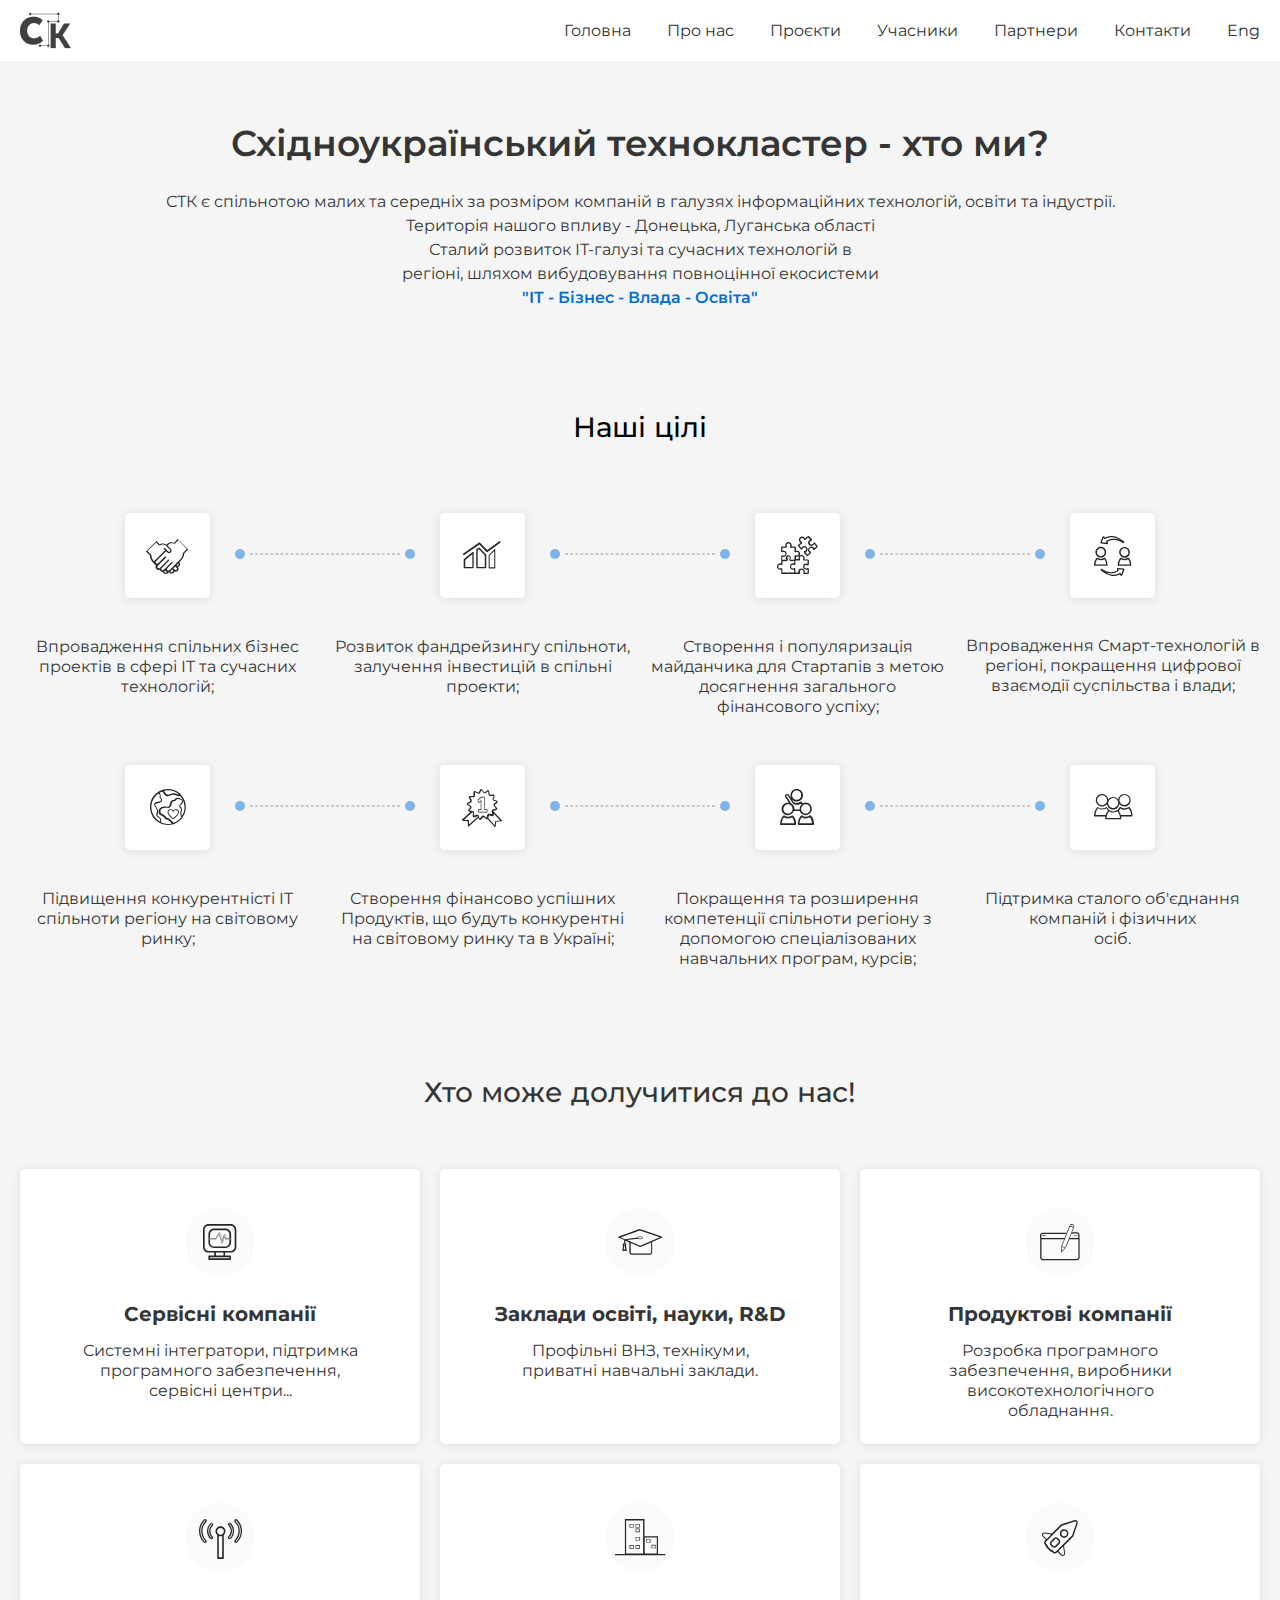
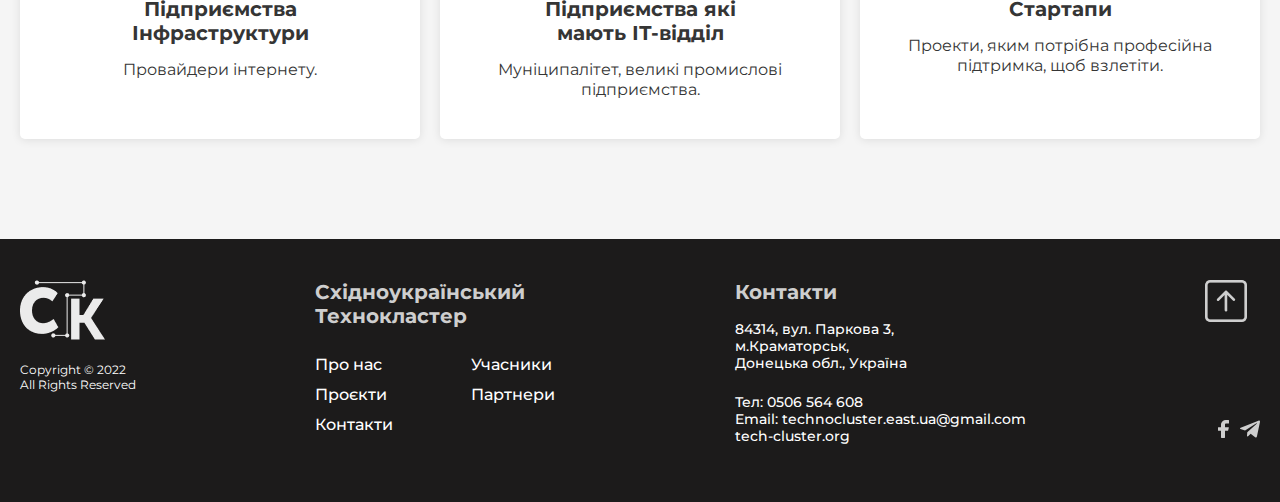
<file: about/index.html>
<!DOCTYPE html>
<html lang="en">
<head>
    <meta charset="UTF-8">
    <meta name="viewport" content="width=device-width, initial-scale=1.0">
    <meta http-equiv="X-UA-Compatible" content="ie=edge">
    <!--------------------------------------SEO-------------------------------------------->
    <meta name="description" content="
    Ми спільнота малих та середніх за розміром компаній в галузях інформаційних технологій, освіти та індустрії.
    Територія нашого впливу - Донецька, Луганська області. Сталий розвиток ІТ-галузі та сучасних технологій в
    регіоні, шляхом вибудовування повноцінної екосистеми
    IT - Бізнес - Влада - Освіта"><!--Короткий опис сайту-->
    <meta name="keywords" content="keyword_1, ..."><!--У поле content необхіндо ввести ключові слова, які допоможуть знайти сайт-->
    <!---------------------------------------ШРИФТИ------------------------------------------->
    <link rel="preconnect" href="https://fonts.googleapis.com">
    <link rel="preconnect" href="https://fonts.gstatic.com" crossorigin>
    <link href="https://fonts.googleapis.com/css2?family=Montserrat:wght@400;500;600;700;800&display=swap" rel="stylesheet">
    <!-----------------------------------ФАЙЛИ CSS--------------------------------------------->
    <link rel="stylesheet" href="style/style.css">
    <link rel="stylesheet" href="style/responsive.css">
    <title>Східноукраїнський технокластер</title>
</head>
<body style="opacity:0;transition: 1s;" class="main">
<!----------------------------------------HEADER----------------------------------------------------------------------->
<header class="header">
    <div class="container header__container">
        <a href="../index.html" class="logo"><img src="images/header/logo.png" alt="Східноукраїнський технокластер"></a>
        <nav class="nav" data-nav>
            <div class="container-mobile-menu">
                <a href="../index.html"><img src="images/mobile/logo-mobile.png" alt="" class="mobile-menu-logo"></a>
                <ul class="nav__list">
                    <li class="nav__item"><a href="../index.html" class="nav__item_link">Головна</a></li>
                    <li class="nav__item"><a href="#" class="nav__item_link">Про нас</a></li>
                    <li class="nav__item"><a href="../whoweare/index.html" class="nav__item_link">Проєкти</a></li>
                    <li class="nav__item"><a href="../members/index.html" class="nav__item_link">Учасники</a></li>
                    <li class="nav__item"><a href="../partners/index.html" class="nav__item_link">Партнери</a></li>
                    <li class="nav__item"><a href="../form/index.html" class="nav__item_link">Контакти</a></li>
                    <li class="nav__item"><a href="#" class="nav__item_link">Eng</a></li>
                </ul>
            </div>
        </nav>
        <button class="burger" data-burger>
            <span class="burger__line" aria-label="Открыть меню" aria-expanded="false"></span>
        </button>
    </div>
</header>
<!----------------------------------------SECTION TITLES--------------------------------------------------------------->
<section class="titles">
    <div class="about__titles">
        <h3 class="about__title_item-1">Східноукраїнський технокластер - хто ми?</h3>
        <p class="about__title_text">
            СТК є спільнотою малих та середніх за розміром компаній в галузях інформаційних технологій, освіти та індустрії.<br class="about__title_text_br">
            Територія нашого впливу - Донецька, Луганська області<br class="about__title_text_br">
            Сталий розвиток ІТ-галузі та сучасних технологій в<br class="about__title_text_br">
            регіоні, шляхом вибудовування повноцінної екосистеми<br class="about__title_text_br br_1">
            <span class="span">"IT - Бізнес - Влада - Освіта"</span><br class="about__title_text_mobile-br">
        </p>
        <h3 class="about__titles_item-2">Наші цілі</h3>
    </div>
</section>
<!----------------------------------------SECTION ABOUT---------------------------------------------------------------->
<section class="about">
<div class="container">
<div class="content">
<div class="about_block">
    <div class="test-block-image-lines">
        <div class="circle"></div>
        <hr class="line">
        <div class="circle"></div>
    </div>
    <p class="about__block_text">Впровадження спільних бізнес проектів в сфері IT та сучасних технологій;</p>
</div>
    <div class="about_block about_block_image_2">
        <div class="test-block-image-lines">
            <div class="circle"></div>
            <hr class="line">
            <div class="circle"></div>
        </div>
        <p class="about__block_text item-2">Розвиток фандрейзингу спільноти, залучення інвестицій в спільні проекти;</p>
    </div>
    <div class="about_block about_block_image_3">
        <div class="test-block-image-lines">
            <div class="circle"></div>
            <hr class="line">
            <div class="circle"></div>
        </div>
        <p class="about__block_text item-3">Створення і популяризація майданчика для Стартапів з метою досягнення загального фінансового успіху;</p>
    </div>
    <div class="about_block about_block_image_4">
        <p class="about__block_text item-4">Впровадження Смарт-технологій в регіоні, покращення цифрової взаємодії суспільства і влади;</p>
    </div>
</div>
</div>
</section>
<!----------------------------------------SECTION ABOUT-2-------------------------------------------------------------->
<section class="about about-section-2">
    <div class="container">
        <div class="content">
            <div class="about_block about_block_image_5">
                <div class="test-block-image-lines">
                    <div class="circle"></div>
                    <hr class="line">
                    <div class="circle"></div>
                </div>
                <p class="about__block_text">Підвищення конкурентністі IT спільноти регіону на світовому ринку;</p>
            </div>
            <div class="about_block about_block_image_6">
                <div class="test-block-image-lines">
                    <div class="circle"></div>
                    <hr class="line">
                    <div class="circle"></div>
                </div>
                <p class="about__block_text item-5">Створення фінансово успішних Продуктів, що будуть конкурентні на світовому ринку та в Україні;</p>
            </div>
            <div class="about_block about_block_image_7">
                <div class="test-block-image-lines">
                    <div class="circle"></div>
                    <hr class="line">
                    <div class="circle"></div>
                </div>
                <p class="about__block_text item-3">Покращення та розширення компетенції спільноти регіону з допомогою спеціалізованих навчальних програм, курсів;</p>
            </div>
            <div class="about_block about_block_image_8">
                <p class="about__block_text item-6">Підтримка сталого об'єднання<br class="item-6_br"> компаній і фізичних<br class="item-6_br"><br class="item-6_br-2"> осіб.</p>
            </div>
        </div>
    </div>
</section>
<!----------------------------------------PARTICIPATION---------------------------------------------------------------->
<section class="participation">
    <div class="container">
        <h3 class="participation__title">Хто може долучитися до нас!</h3>
        <div class="participation__content">
            <div class="participation__content_block">
                <div class="participation__content_block_items">
                    <img src="images/parti/Group%2019.svg" alt="" class="participation__content_block_items_image">
                    <h3 class="participation__content_block_items_title">Сервісні компанії</h3>
                    <p class="participation__content_block_items_text item-text-9">
                        Системні інтегратори, підтримка програмного забезпечення, сервісні центри...
                    </p>
                </div>
            </div>
            <div class="participation__content_block">
                <div class="participation__content_block_items">
                    <img src="images/parti/Group%2020.svg" alt="" class="participation__content_block_items_image">
                    <h3 class="participation__content_block_items_title">Заклади освіті, науки, R&D</h3>
                    <p class="participation__content_block_items_text item-text-8">
                        Профільні ВНЗ, технікуми, приватні навчальні заклади.
                    </p>
                </div>
            </div>
            <div class="participation__content_block">
                <div class="participation__content_block_items product-company">
                    <img src="images/parti/Group%2021.svg" alt="" class="participation__content_block_items_image">
                    <h3 class="participation__content_block_items_title">Продуктові компанії</h3>
                    <p class="participation__content_block_items_text item-text-1">
                        Розробка програмного забезпечення, виробники високотехнологічного обладнання.
                    </p>
                </div>
            </div>
            <div class="participation__content_block block-wrap">
                <div class="participation__content_block_items">
                    <img src="images/parti/Group%2022.svg" alt="" class="participation__content_block_items_image">
                    <h3 class="participation__content_block_items_title item_title_item-1">Підприємства<br> Інфраструктури</h3>
                    <p class="participation__content_block_items_text">
                        Провайдери інтернету.
                    </p>
                </div>
            </div>
            <div class="participation__content_block block-wrap">
                <div class="participation__content_block_items">
                    <img src="images/parti/Group%2023.svg" alt="" class="participation__content_block_items_image">
                    <h3 class="participation__content_block_items_title block-text-item-3">Підприємства які<br> мають ІТ-відділ</h3>
                    <p class="participation__content_block_items_text item-text-5">
                        Муніципалітет, великі промислові підприємства.
                    </p>
                </div>
            </div>
            <div class="participation__content_block block-wrap">
                <div class="participation__content_block_items">
                    <img src="images/parti/Group%2024.svg" alt="" class="participation__content_block_items_image">
                    <h3 class="participation__content_block_items_title">Стартапи</h3>
                    <p class="participation__content_block_items_text item-text-7">
                        Проекти, яким потрібна професійна підтримка, щоб взлетіти.
                    </p>
                </div>
            </div>
            </div>
    </div>
</section>
<!----------------------------------------FOOTER----------------------------------------------------------------------->
<footer class="footer" id="footer">
    <div class="container footer_container">
        <div class="footer__rights">
            <img src="images/footer/footer_img.png" alt="" class="footer__rights_image">
            <p class="footer__rights_text">Copyright © 2022<br>
                All Rights Reserved </p>
        </div>
        <div class="footer__menu">
            <p class="footer__menu_title">Східноукраїнський Технокластер</p>
            <div class="footer__menu_nav">
                <div class="footer__menu_items_1">
                    <a href="#" class="footer__menu_items_1_item">Про нас</a>
                    <a href="../whoweare/index.html" class="footer__menu_items_1_item">Проєкти</a>
                    <a href="../form/index.html" class="footer__menu_items_1_item">Контакти</a>
                </div>
                <div class="footer__menu_items_2">
                    <a href="../members/index.html" class="footer__menu_items_2_item">Учасники</a>
                    <a href="../partners/index.html" class="footer__menu_items_2_item">Партнери</a>
                </div>
            </div>
        </div>
        <div class="footer__contacts">
            <h3 class="footer__contacts_title">Контакти</h3>
            <p class="footer__contacts_adress">
                84314, вул. Паркова 3,<br>
                м.Краматорськ,<br>
                Донецька обл., Україна
            </p>
            <div class="footer__contacts_items">
                <a href="tel:0506 564 608" class="footer__contacts_phone contacts_item">Тел: 0506 564 608</a><br>
                <a href="mailto:technocluster.east.ua@gmail.com" class="footer__contacts_mail contacts_item">Email: technocluster.east.ua@gmail.com</a><br>
                <a href="tech-cluster.org" class="footer__contacts_cite contacts_item">tech-cluster.org</a><br>
            </div>
        </div>
        <div class="footer__images">
            <a href="#top"><img src="images/footer/bi_arrow-up-square.png" alt="" class="footer__images_arrow"></a>
            <div class="footer__images_icons">
                <img src="images/footer/eva_facebook-fill.svg" alt="" class="footer__images_icons_facebook">
                <img src="images/footer/file-icons_telegram.svg" alt="" class="footer__images_icons_telegram">
            </div>
        </div>
    </div>
</footer>
<!----------------------------------------MOBILE FOOTER---------------------------------------------------------------->
<footer class="mobile-footer">
    <div class="container">
        <div class="mobile--footer__title_block">
            <h3 class="mobile-footer__title">Контакти</h3>
            <a href="#" class="mobile-footer__arrow"><img src="images/footer/bi_arrow-up-square.png" alt=""></a>
        </div>
        <div class="mobile-footer__contacts">
            <div class="mobile-footer__contacts_items">
                <p class="mobile-footer__contacts_items_adress">
                    84314, вул. Паркова 3,<br>
                    м.Краматорськ,<br>
                    Донецька обл., Україна
                </p>
                <div class="mobile-footer__contacts_items_contact">
                    <a href="tel:0506 564 608" class="mobile-footer__contacts_items_contact_item">Тел: 0506 564 608</a>
                    <a href="mailto:technocluster.east.ua@gmail.com" class="mobile-footer__contacts_items_contact_item">Email: technocluster.east.ua@gmail.com</a>
                    <a href="tech-cluster.org" class="mobile-footer__contacts_items_contact_item">tech-cluster.org</a>
                </div>
            </div>
            <div class="mobile-footer__contacts_items_social">
                <a href="#" class="mobile-footer__contacts_items_social_facebook"><img src="images/footer/eva_facebook-fill.svg" alt=""></a>
                <a href="#" class="mobile-footer__contacts_items_social_telegram"><img src="images/footer/file-icons_telegram.svg" alt=""></a>
            </div>
        </div>
        <p class="mobile-footer_rigts">
            Copyright © 2022<br>
            All Rights Reserved - Східноукраїнський Технокластер
        </p>
    </div>
</footer>
<!----------------------------------------JS SCRIPTS------------------------------------------------------------------->
<script src="https://code.jquery.com/jquery-3.6.0.min.js"></script><!--JQUERY-->
<script src="js/animation.js"></script><!--АНІМАЦІЯ ПОЯВИ СТОРІНКИ-->
<script src="js/burger.js"></script><!--BURGER MENU-->
<!--<script src="js/main.js"></script>&lt;!&ndash;FIXED HEADER&ndash;&gt;-->
</body>
</html>
</file>
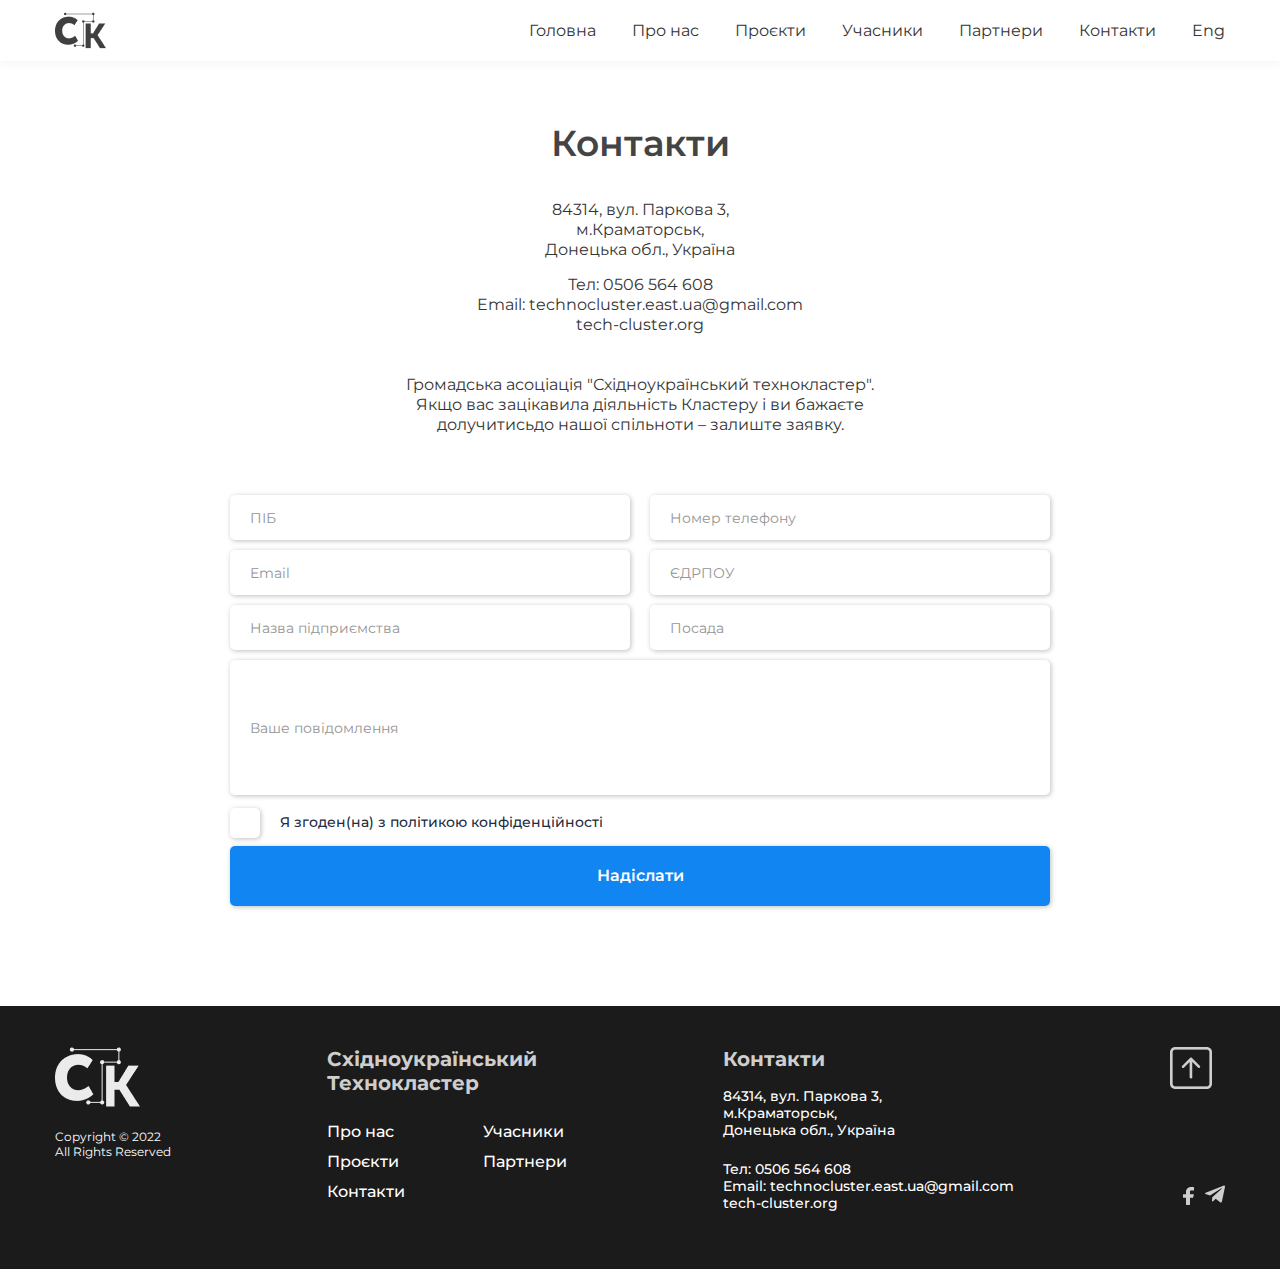
<file: form/index.html>
<!DOCTYPE html>
<html lang="en">
<head>
    <meta charset="UTF-8">
    <meta http-equiv="X-UA-Compatible" content="IE=edge">
    <meta name="viewport" content="width=device-width, initial-scale=1.0">
  <!--------------------------------------SEO-------------------------------------------->
  <meta name="description" content="
    Ми спільнота малих та середніх за розміром компаній в галузях інформаційних технологій, освіти та індустрії.
    Територія нашого впливу - Донецька, Луганська області. Сталий розвиток ІТ-галузі та сучасних технологій в
    регіоні, шляхом вибудовування повноцінної екосистеми
    IT - Бізнес - Влада - Освіта"><!--Короткий опис сайту-->
  <meta name="keywords" content="keyword_1, ..."><!--У поле content необхіндо ввести ключові слова, які допоможуть знайти сайт-->
  <!---------------------------------------ШРИФТИ------------------------------------------->
    <link rel="preconnect" href="https://fonts.googleapis.com">
    <link rel="preconnect" href="https://fonts.gstatic.com" crossorigin>
    <link href="https://fonts.googleapis.com/css2?family=Montserrat:wght@400;500;600;700&display=swap" rel="stylesheet">
  <!-----------------------------------ФАЙЛИ CSS--------------------------------------------->
    <link rel="stylesheet" href="style/style.css">
    <link rel="stylesheet" href="style/responsive.css">
    <title>Східноукраїнський технокластер</title>
</head>
<body style="opacity:0;transition: 1s;">
<!----------------------------------------HEADER----------------------------------------------------------------------->
<header class="header">
  <div class="container header__container">
    <a href="../index.html" class="logo"><img src="images/header/logo.png" alt="Logo"></a>
    <nav class="nav" data-nav>
      <div class="container-mobile-menu">
        <a href="../index.html"><img src="images/header/logo-mobile.svg" alt="" class="mobile-menu-logo"></a>
        <ul class="nav__list">
          <li class="nav__item"><a href="../index.html" class="nav__item_link">Головна</a></li>
          <li class="nav__item"><a href="../about/index.html" class="nav__item_link">Про нас</a></li>
          <li class="nav__item"><a href="../whoweare/index.html" class="nav__item_link">Проєкти</a></li>
          <li class="nav__item"><a href="../members/index.html" class="nav__item_link">Учасники</a></li>
          <li class="nav__item"><a href="../partners/index.html" class="nav__item_link">Партнери</a></li>
          <li class="nav__item"><a href="#" class="nav__item_link">Контакти</a></li>
          <li class="nav__item"><a href="#" class="nav__item_link">Eng</a></li>
        </ul>
      </div>
    </nav>
    <button class="burger" data-burger>
      <span class="burger__line" aria-label="Открыть меню" aria-expanded="false"></span>
    </button>
  </div>
</header>
<!----------------------------------------FORM------------------------------------------------------------------------->
<section class="form-section">
  <div class="container">
  <h3 class="form-section__title">Контакти</h3>
  <p class="form-section__adress">
    84314, вул. Паркова 3,<br>
    м.Краматорськ,<br>
    Донецька обл., Україна
  </p>
  <div class="form-section__contacts">
    <a href="tel:0506 564 608" class="form-section__contacts_item">Тел: 0506 564 608</a>
    <a href="mailto:technocluster.east.ua@gmail.com" class="form-section__contacts_item">Email: technocluster.east.ua@gmail.com</a>
    <a href="tech-cluster.org" class="form-section__contacts_item">tech-cluster.org</a>
  </div>
  <div class="form-section__block_text">
  <p class="form-section__text">
    Громадська асоціація "Східноукраїнський технокластер".
    Якщо вас зацікавила діяльність Кластеру і ви бажаєте
    долучитисьдо нашої спільноти – залиште заявку.
  </p>
  </div>
  </div>
  <form action="#" class="form" method="POST" enctype="multipart/form-data">
    <div class="container">
      <div class="content">
        <div class="input">
          <input type="text" placeholder="ПІБ" class="input__item left-item">
        </div>
        <div class="input">
          <input type="text" placeholder="Номер телефону" class="input__item">
        </div>
        <div class="input">
          <input type="text" placeholder="Email" class="input__item left-item">
        </div>
        <div class="input">
          <input type="text" placeholder="ЄДРПОУ" class="input__item">
        </div>
        <div class="input">
          <input type="text" placeholder="Назва підприємства" class="input__item left-item">
        </div>
        <div class="input">
          <input type="text" placeholder="Посада" class="input__item">
        </div>
        <div class="input input-textarea">
          <input type="text" placeholder="Ваше повідомлення" class="input__item textarea">
        </div>
      </div>
      <div class="items">
        <div class="content-item">
          <label class="check">
            <input type="checkbox" class="check__input">
            <span class="check__box"></span>
            <span class="check__text">Я згоден(на) з політикою конфіденційності</span>
          </label>
        </div>
      </div>
      <div class="button">
        <button class="button__item">Надіслати</button>
      </div>
    </div>
  </form>
</section>
<!----------------------------------------FOOTER----------------------------------------------------------------------->
<footer class="footer" id="footer">
    <div class="container footer_container">
        <div class="footer__rights">
            <img src="images/footer/footer_img.png" alt="" class="footer__rights_image">
            <p class="footer__rights_text">Copyright © 2022<br>
                All Rights Reserved </p>
        </div>
        <div class="footer__menu">
            <p class="footer__menu_title">Східноукраїнський Технокластер</p>
            <div class="footer__menu_nav">
            <div class="footer__menu_items_1">
                <a href="../about/index.html" class="footer__menu_items_1_item">Про нас</a>
                <a href="../whoweare/index.html" class="footer__menu_items_1_item">Проєкти</a>
                <a href="#" class="footer__menu_items_1_item">Контакти</a>
            </div>
            <div class="footer__menu_items_2">
                <a href="../members/index.html" class="footer__menu_items_2_item">Учасники</a>
                <a href="../partners/index.html" class="footer__menu_items_2_item">Партнери</a>
            </div>
            </div>
        </div>
        <div class="footer__contacts">
            <h3 class="footer__contacts_title">Контакти</h3>
            <p class="footer__contacts_adress">
                84314, вул. Паркова 3,<br>
                м.Краматорськ,<br>
                Донецька обл., Україна
            </p>
            <div class="footer__contacts_items">
                <a href="tel:0506 564 608" class="footer__contacts_phone contacts_item">Тел: 0506 564 608</a><br>
                <a href="mailto:technocluster.east.ua@gmail.com" class="footer__contacts_mail contacts_item">Email: technocluster.east.ua@gmail.com</a><br>
                <a href="tech-cluster.org" class="footer__contacts_cite contacts_item">tech-cluster.org</a><br>
            </div>
        </div>
        <div class="footer__images">
            <a href="#top"><img src="images/footer/bi_arrow-up-square.png" alt="" class="footer__images_arrow"></a>
            <div class="footer__images_icons">
            <img src="images/footer/eva_facebook-fill.svg" alt="" class="footer__images_icons_facebook">
            <img src="images/footer/file-icons_telegram.svg" alt="" class="footer__images_icons_telegram">
            </div>
        </div>
    </div>
</footer>
<!----------------------------------------MOBILE FOOTER---------------------------------------------------------------->
<footer class="mobile-footer">
  <div class="container">
    <div class="mobile--footer__title_block">
      <h3 class="mobile-footer__title">Контакти</h3>
      <a href="#" class="mobile-footer__arrow"><img src="images/footer/bi_arrow-up-square.png" alt=""></a>
    </div>
    <div class="mobile-footer__contacts">
      <div class="mobile-footer__contacts_items">
        <p class="mobile-footer__contacts_items_adress">
          84314, вул. Паркова 3,<br>
          м.Краматорськ,<br>
          Донецька обл., Україна
        </p>
        <div class="mobile-footer__contacts_items_contact">
          <a href="tel:0506 564 608" class="mobile-footer__contacts_items_contact_item">Тел: 0506 564 608</a>
          <a href="mailto:technocluster.east.ua@gmail.com" class="mobile-footer__contacts_items_contact_item">Email: technocluster.east.ua@gmail.com</a>
          <a href="tech-cluster.org" class="mobile-footer__contacts_items_contact_item">tech-cluster.org</a>
        </div>
      </div>
      <div class="mobile-footer__contacts_items_social">
        <a href="#" class="mobile-footer__contacts_items_social_facebook"><img src="images/footer/eva_facebook-fill.svg" alt=""></a>
        <a href="#" class="mobile-footer__contacts_items_social_telegram"><img src="images/footer/file-icons_telegram.svg" alt=""></a>
      </div>

    </div>
    <p class="mobile-footer_rigts">
      Copyright © 2022<br>
      All Rights Reserved - Східноукраїнський Технокластер
    </p>
  </div>
</footer>
<!----------------------------------------JS SCRIPTS------------------------------------------------------------------->
<script src="https://code.jquery.com/jquery-3.6.0.min.js"></script><!--JQUERY-->
<!--<script src="script/main.js"></script>&lt;!&ndash;FIXED HEADER&ndash;&gt;-->
<script src="script/burger.js"></script><!--BURGER MENU-->
<script defer src="libs/inputmask.min.js"></script><!--МАСКА ДЛЯ ПОЛЯ З ТЕЛЕФОНОМ-->
<script defer src="libs/just-validate.min.js"></script><!--ВАЛІДАЦІЯ ДЛЯ ФОРМИ-->
<script defer src="libs/just-validate3.3.3.min.js"></script><!--ВАЛІДАЦІЯ ДЛЯ ФОРМИ-->
<script defer src="script/script.js"></script><!--СКРИПТ ДЛЯ ВІДПРАВЛЕННЯ ФОРМИ НА ПОШТУ-->
<script defer src="script/script-new.js"></script><!--СКРИПТ ДЛЯ ВІДПРАВЛЕННЯ ФОРМИ НА ПОШТУ-->
<script><!--Анімація появи сторінки-->
  $(document).ready(function() {
    $("body").css("opacity", "1");
  });
</script>
</body>
</html>
</file>
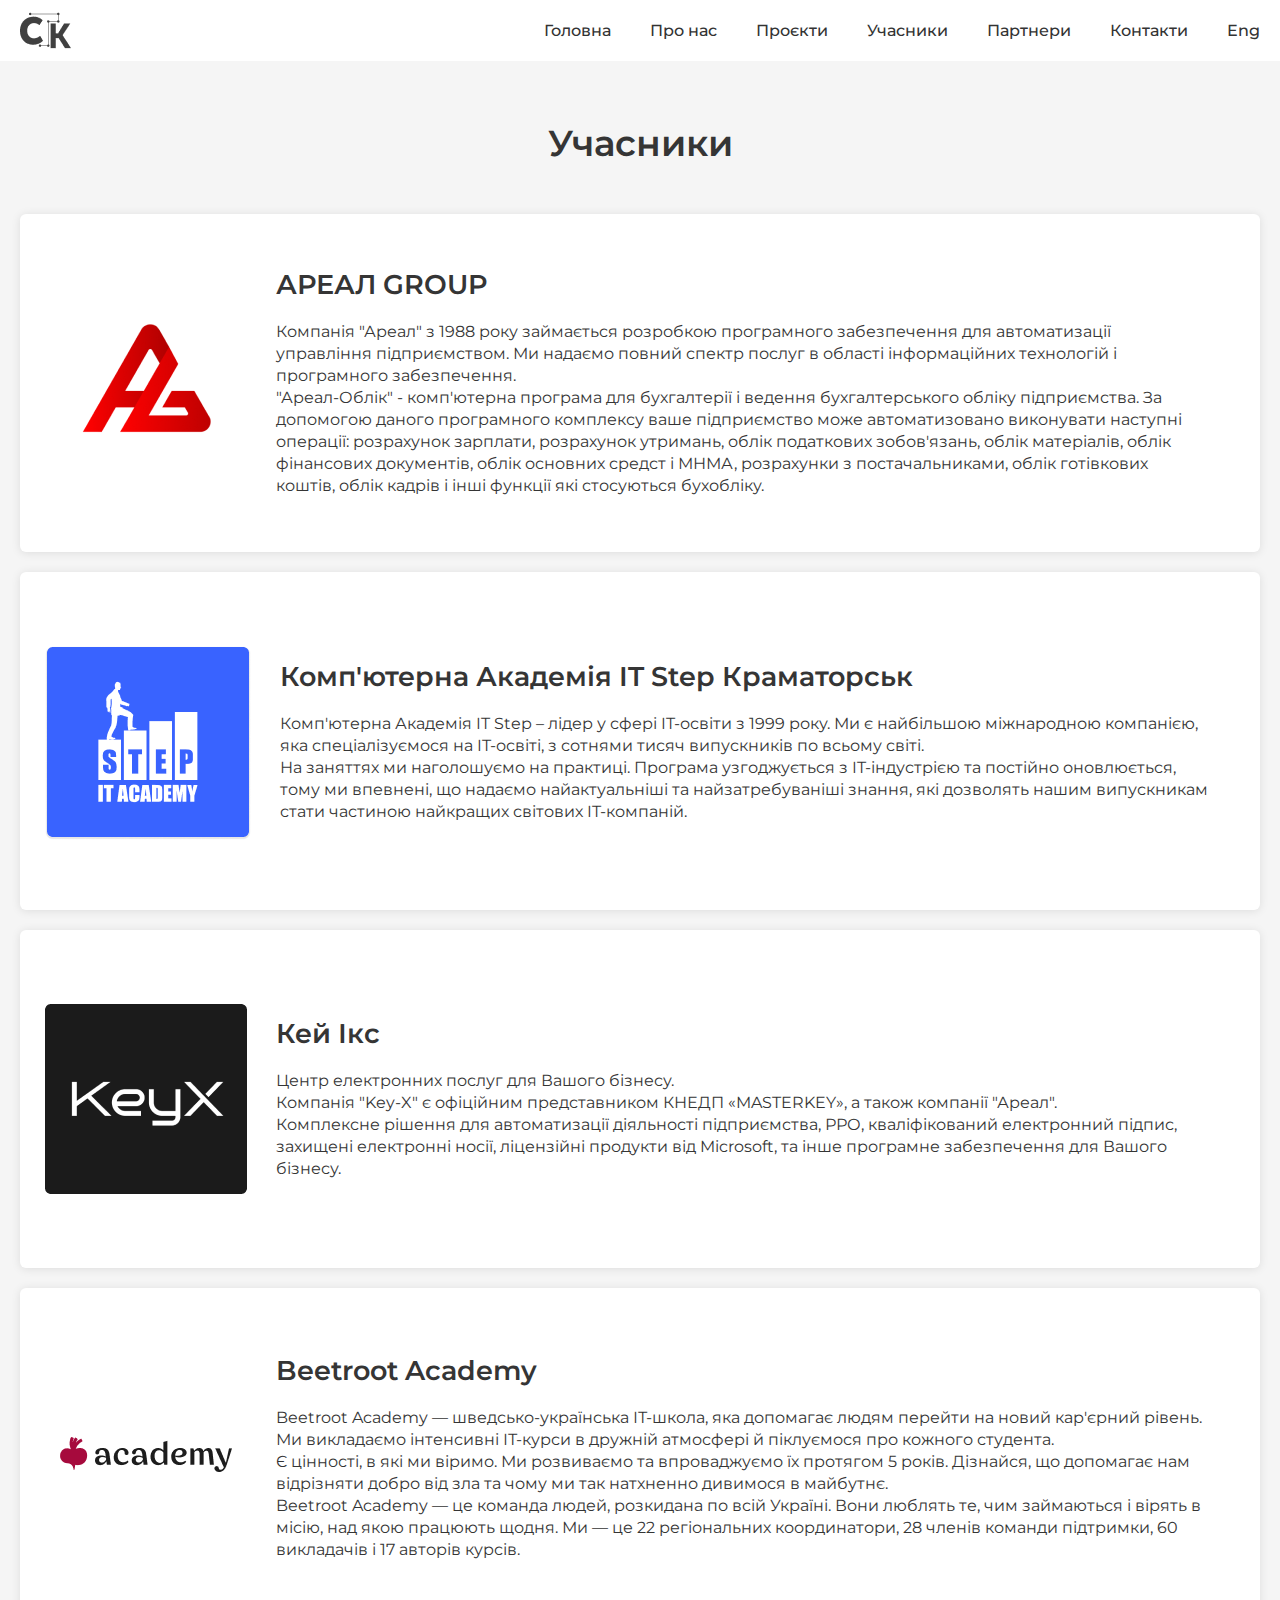
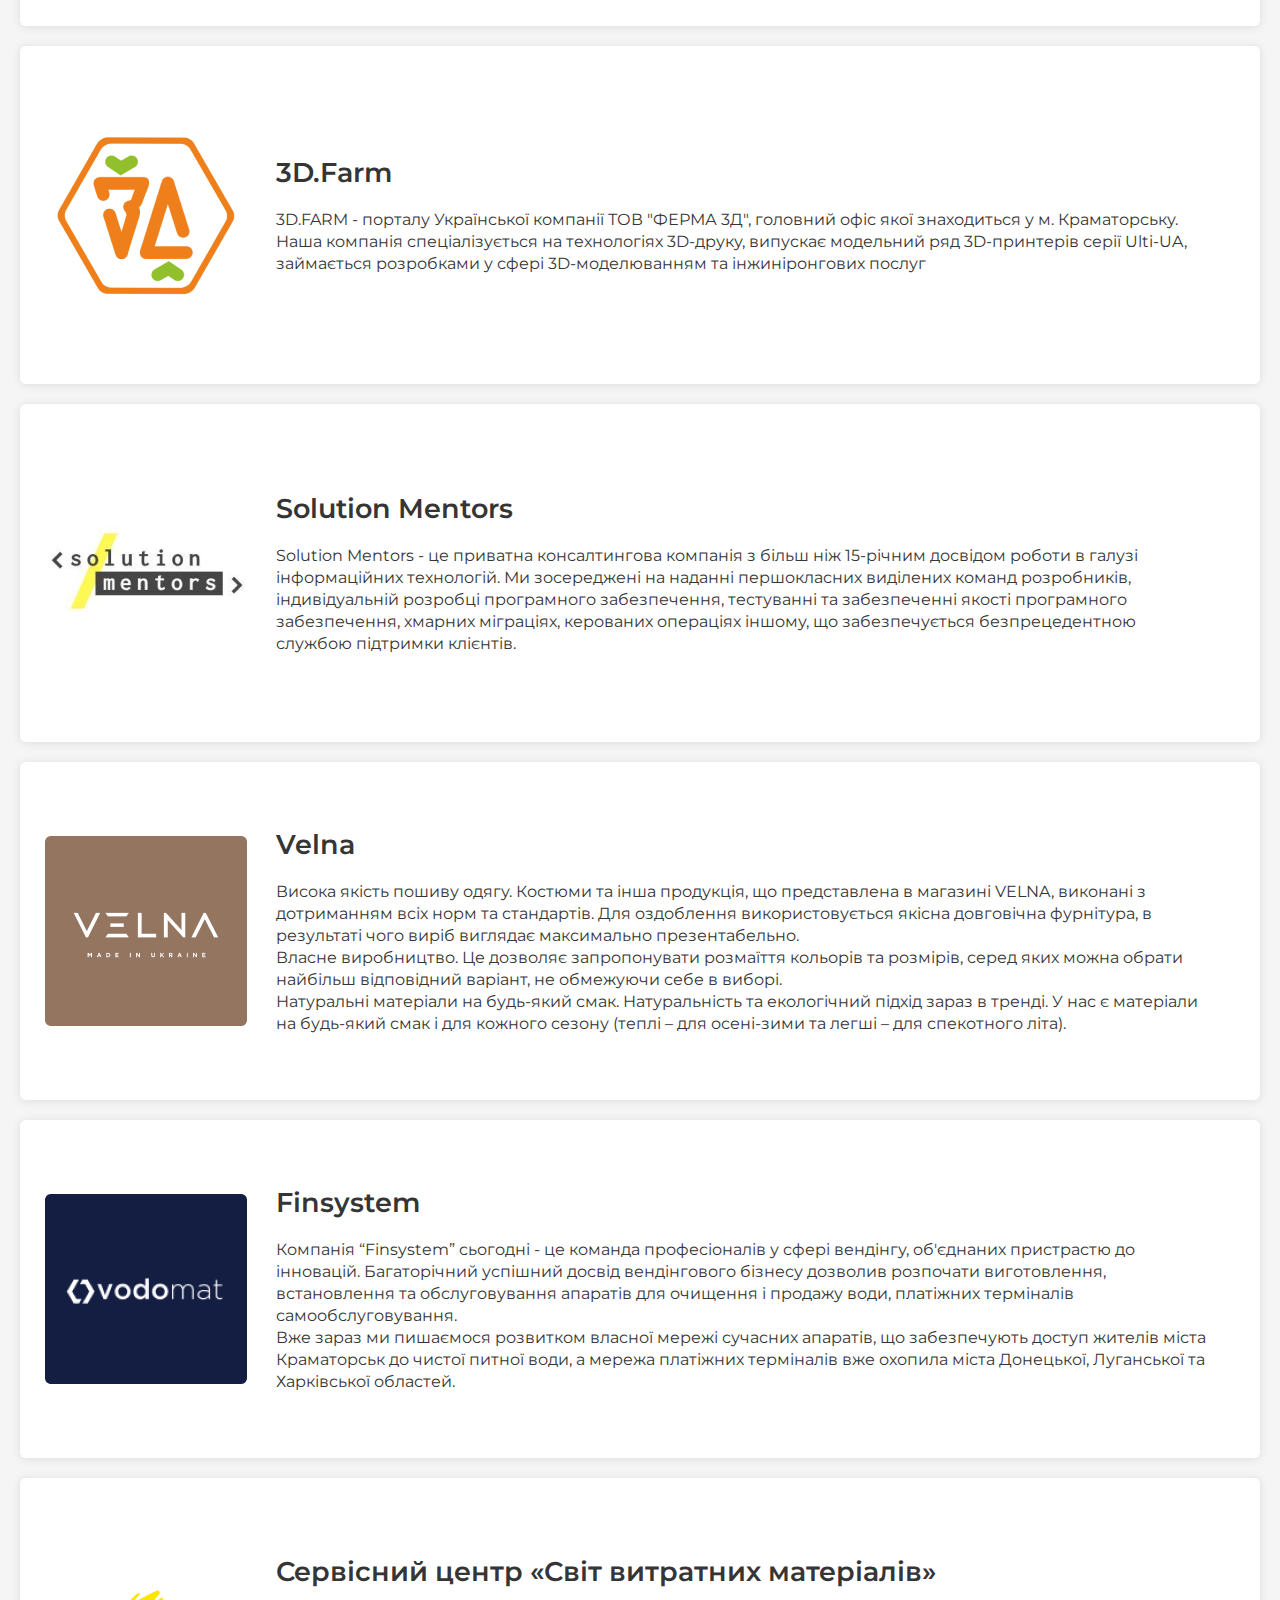
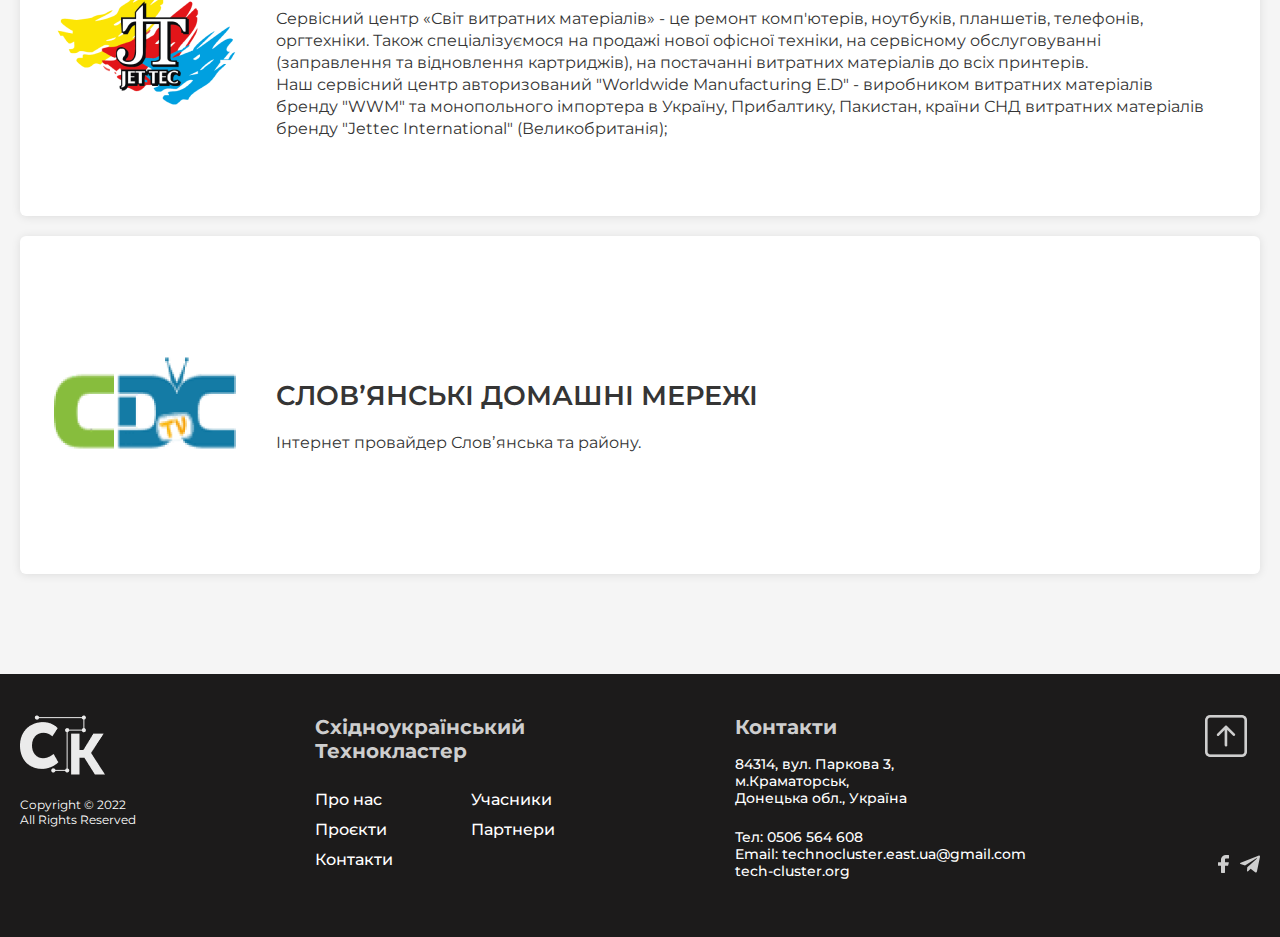
<file: members/index.html>
<!DOCTYPE html>
<html lang="en">
<head>
    <meta charset="UTF-8">
    <meta name="viewport" content="width=device-width, initial-scale=1.0">
    <meta http-equiv="X-UA-Compatible" content="ie=edge">
    <!--------------------------------------SEO-------------------------------------------->
    <meta name="description" content="
    Ми спільнота малих та середніх за розміром компаній в галузях інформаційних технологій, освіти та індустрії.
    Територія нашого впливу - Донецька, Луганська області. Сталий розвиток ІТ-галузі та сучасних технологій в
    регіоні, шляхом вибудовування повноцінної екосистеми
    IT - Бізнес - Влада - Освіта"><!--Короткий опис сайту-->
    <meta name="keywords" content="keyword_1, ..."><!--У поле content необхіндо ввести ключові слова, які допоможуть знайти сайт-->
    <!---------------------------------------ШРИФТИ------------------------------------------->
    <link rel="preconnect" href="https://fonts.googleapis.com">
    <link rel="preconnect" href="https://fonts.gstatic.com" crossorigin>
    <link href="https://fonts.googleapis.com/css2?family=Montserrat:wght@400;500;600;700;800&display=swap" rel="stylesheet">
    <!-----------------------------------ФАЙЛИ CSS--------------------------------------------->
    <link rel="stylesheet" href="style/style.css">
    <title>Східноукраїнський технокластер</title>
</head>
<body style="opacity:0;transition:1s;">
<!----------------------------------------HEADER----------------------------------------------------------------------->
<header class="header">
    <div class="wrapper">
        <div class="container container__header">
            <div class="header__image">
                <a href="../index.html"><img src="images/header/logo.png" alt="logo" class="header__image_logo"></a>
            </div>
            <div class="header__menu">
                <nav class="header__menu_items">
                    <a href="../index.html" class="menu_item">Головна</a>
                    <a href="../about/index.html" class="menu_item">Про нас</a>
                    <a href="../whoweare/index.html" class="menu_item">Проєкти</a>
                    <a href="#" class="menu_item">Учасники</a>
                    <a href="../partners/index.html" class="menu_item">Партнери</a>
                    <a href="../form/index.html" class="menu_item">Контакти</a>
                    <a href="#" class="menu_item">Eng</a>
                </nav>
            </div>
        </div>
    </div>
</header>
<!----------------------------------------SECTION MEMBERS-------------------------------------------------------------->
<section class="members">
    <div class="container">
        <h3 class="members__title">Учасники</h3>
        <div class="content">
            <div class="members__block block-members-1">
                <div class="members__block_image">
                <img src="images/members/Areal.png" alt="АРЕАЛ GROUP" class="members__block_image_item">
                </div>
                <div class="members__block_text">
                <h3 class="members__block_title">АРЕАЛ GROUP</h3>
                <p class="members__block_text_item">
                    Компанія "Ареал" з 1988 року займається розробкою програмного забезпечення для автоматизації управління підприємством. Ми надаємо повний спектр послуг в області інформаційних технологій і програмного забезпечення.<br>
                    "Ареал-Облік" - комп'ютерна програма для бухгалтерії і ведення бухгалтерського обліку підприємства. За допомогою даного програмного комплексу ваше підприємство може автоматизовано виконувати наступні операції: розрахунок зарплати, розрахунок утримань, облік податкових зобов'язань, облік матеріалів, облік фінансових документів, облік основних средст і МНМА, розрахунки з постачальниками, облік готівкових коштів, облік кадрів і інші функції які стосуються бухобліку.
                </p>
                </div>
            </div>
            <div class="members__block">
                <div class="members__block_image">
                    <img src="images/members/Step.png" alt="Комп'ютерна Академія IT Step Краматорськ" class="members__block_image_item">
                </div>
                <div class="members__block_text step__text">
                    <h3 class="members__block_title">Комп'ютерна Академія IT Step Краматорськ</h3>
                    <p class="members__block_text_item">
                        Комп'ютерна Академія IT Step – лідер у сфері IT-освіти з 1999 року. Ми є найбільшою міжнародною компанією, яка спеціалізуємося на IT-освіті, з сотнями тисяч випускників по всьому світі.<br>
                        На заняттях ми наголошуємо на практиці. Програма узгоджується з IT-індустрією та постійно оновлюється, тому ми впевнені, що надаємо найактуальніші та найзатребуваніші знання, які дозволять нашим випускникам стати частиною найкращих світових IT-компаній.
                    </p>
                </div>
            </div>
            <div class="members__block">
                <div class="members__block_image">
                    <img src="images/members/KeyX.png" alt="" class="members__block_image_item">
                </div>
                <div class="members__block_text keyx__text">
                    <h3 class="members__block_title">Кей Ікс</h3>
                    <p class="members__block_text_item">
                        Центр електронних послуг для Вашого бізнесу.<br>
                        Компанія "Key-X" є офіційним представником КНЕДП «MASTERKEY», а також компанії "Ареал".<br>
                        Комплексне рішення для автоматизації діяльності підприємства, РРО, кваліфікований електронний підпис, захищені електронні носії, ліцензійні продукти від Microsoft, та інше програмне забезпечення для Вашого бізнесу.
                    </p>
                </div>
            </div>
            <div class="members__block">
                <div class="members__block_image">
                    <img src="images/members/Beetroot.png" alt="Beetroot Academy" class="members__block_image_item">
                </div>
                <div class="members__block_text beetroot__text">
                    <h3 class="members__block_title">Beetroot Academy</h3>
                    <p class="members__block_text_item">
                        Beetroot Academy — шведсько-українська ІТ-школа, яка допомагає людям перейти на новий кар'єрний рівень. Ми викладаємо інтенсивні ІТ-курси в дружній атмосфері й піклуємося про кожного студента.<br>
                        Є цінності, в які ми віримо. Ми розвиваємо та впроваджуємо їх протягом 5 років. Дізнайся, що допомагає нам відрізняти добро від зла та чому ми так натхненно дивимося в майбутнє.<br>
                        Beetroot Academy — це команда людей, розкидана по всій Україні. Вони люблять те, чим займаються і вірять в місію, над якою працюють щодня. Ми — це 22 регіональних координатори, 28 членів команди підтримки, 60 викладачів і 17 авторів курсів.
                    </p>
                </div>
            </div>
            <div class="members__block">
                <div class="members__block_image">
                    <img src="images/members/3DFarm.png" alt="3D.Farm" class="members__block_image_item">
                </div>
                <div class="members__block_text farm__text">
                    <h3 class="members__block_title">3D.Farm</h3>
                    <p class="members__block_text_item">
                        3D.FARM - порталу Української компанії ТОВ "ФЕРМА 3Д", головний офіс якої знаходиться у м. Краматорську.
                        Наша компанія спеціалізується на технологіях 3D-друку, випускає модельний ряд 3D-принтерів серії Ulti-UA, займається розробками у сфері 3D-моделюванням та інжиніронгових послуг
                    </p>
                </div>
            </div>
            <div class="members__block">
                <div class="members__block_image">
                    <img src="images/members/Solutions.png" alt="Solution Mentors" class="members__block_image_item">
                </div>
                <div class="members__block_text solution__text">
                    <h3 class="members__block_title">Solution Mentors</h3>
                    <p class="members__block_text_item">
                        Solution Mentors - це приватна консалтингова компанія з більш ніж 15-річним досвідом роботи в галузі інформаційних технологій. Ми зосереджені на наданні першокласних виділених команд розробників, індивідуальній розробці програмного забезпечення, тестуванні та забезпеченні якості програмного забезпечення, хмарних міграціях, керованих операціях іншому, що забезпечується безпрецедентною службою підтримки клієнтів.
                    </p>
                </div>
            </div>
            <div class="members__block">
                <div class="members__block_image">
                    <img src="images/members/Velna.png" alt="Velna" class="members__block_image_item">
                </div>
                <div class="members__block_text velna__text">
                    <h3 class="members__block_title">Velna</h3>
                    <p class="members__block_text_item">
                        Висока якість пошиву одягу. Костюми та інша продукція, що представлена в магазині VELNA, виконані з дотриманням всіх норм та стандартів. Для оздоблення використовується якісна довговічна фурнітура, в результаті чого виріб виглядає максимально презентабельно.<br>
                        Власне виробництво. Це дозволяє запропонувати  розмаїття кольорів та розмірів, серед яких можна обрати найбільш відповідний  варіант, не обмежуючи себе в виборі.<br>
                        Натуральні матеріали на будь-який смак. Натуральність та екологічний підхід зараз в тренді. У нас є матеріали на будь-який смак і для кожного сезону (теплі – для осені-зими та легші – для спекотного літа).
                    </p>
                </div>
            </div>
            <div class="members__block">
                <div class="members__block_image">
                    <img src="images/members/Finsystem.png" alt="Finsystem" class="members__block_image_item">
                </div>
                <div class="members__block_text finsystem__text">
                    <h3 class="members__block_title">Finsystem</h3>
                    <p class="members__block_text_item">
                        Компанія “Finsystem” сьогодні - це команда професіоналів у сфері вендінгу, об'єднаних пристрастю до інновацій. Багаторічний успішний досвід вендінгового бізнесу дозволив розпочати виготовлення, встановлення та обслуговування апаратів для очищення і продажу води, платіжних терміналів самообслуговування.<br>
                        Вже зараз ми пишаємося розвитком власної мережі сучасних апаратів, що забезпечують доступ жителів міста Краматорськ до чистої питної води, а мережа платіжних терміналів вже охопила міста Донецької, Луганської та Харківської областей.
                    </p>
                </div>
            </div>
            <div class="members__block">
                <div class="members__block_image">
                    <img src="images/members/JetTec.png" alt="Світ витратних матеріалів" class="members__block_image_item">
                </div>
                <div class="members__block_text jettec__text">
                    <h3 class="members__block_title">Сервісний центр «Світ витратних матеріалів»</h3>
                    <p class="members__block_text_item">
                        Сервісний центр «Світ витратних матеріалів» - це ремонт комп'ютерів, ноутбуків, планшетів, телефонів, оргтехніки. Також спеціалізуємося на продажі нової офісної техніки, на сервісному обслуговуванні (заправлення та відновлення картриджів), на постачанні витратних матеріалів до всіх принтерів.<br>
                        Наш сервісний центр авторизований "Worldwide Manufacturing E.D" - виробником витратних матеріалів бренду "WWM" та монопольного імпортера в Україну, Прибалтику, Пакистан, країни СНД витратних матеріалів бренду "Jettec International" (Великобританія);
                    </p>
                </div>
            </div>
            <div class="members__block">
                <div class="members__block_image">
                    <img src="images/members/CDC.png" alt="CDC" class="members__block_image_item">
                </div>
                <div class="members__block_text cdc__text">
                    <h3 class="members__block_title">СЛОВʼЯНСЬКІ ДОМАШНІ МЕРЕЖІ</h3>
                    <p class="members__block_text_item">
                        Інтернет провайдер Словʼянська та району.
                    </p>
                </div>
            </div>
        </div>
    </div>
</section>
<!----------------------------------------FOOTER----------------------------------------------------------------------->
<footer class="footer" id="footer">
    <div class="container footer_container">
        <div class="footer__rights">
            <img src="images/footer/footer_img.png" alt="" class="footer__rights_image">
            <p class="footer__rights_text">Copyright © 2022<br>
                All Rights Reserved </p>
        </div>
        <div class="footer__menu">
            <p class="footer__menu_title">Східноукраїнський Технокластер</p>
            <div class="footer__menu_nav">
                <nav class="footer__menu_items_1">
                    <a href="../about/index.html" class="footer__menu_items_1_item">Про нас</a>
                    <a href="../whoweare/index.html" class="footer__menu_items_1_item">Проєкти</a>
                    <a href="../form/index.html" class="footer__menu_items_1_item">Контакти</a>
                </nav>
                <div class="footer__menu_items_2">
                    <a href="#" class="footer__menu_items_2_item">Учасники</a>
                    <a href="../partners/index.html" class="footer__menu_items_2_item">Партнери</a>
                </div>
            </div>
        </div>
        <div class="footer__contacts">
            <h3 class="footer__contacts_title">Контакти</h3>
            <p class="footer__contacts_adress">
                84314, вул. Паркова 3,<br>
                м.Краматорськ,<br>
                Донецька обл., Україна
            </p>
            <div class="footer__contacts_items">
                <a href="tel:0506 564 608" class="footer__contacts_phone contacts_item">Тел: 0506 564 608</a><br>
                <a href="mailto:technocluster.east.ua@gmail.com" class="footer__contacts_mail contacts_item">Email: technocluster.east.ua@gmail.com</a><br>
                <a href="tech-cluster.org" class="footer__contacts_cite contacts_item">tech-cluster.org</a><br>
            </div>
        </div>
        <div class="footer__images">
            <a href="#top"><img src="images/footer/bi_arrow-up-square.png" alt="" class="footer__images_arrow"></a>
            <div class="footer__images_icons">
                <img src="images/footer/eva_facebook-fill.svg" alt="" class="footer__images_icons_facebook">
                <img src="images/footer/file-icons_telegram.svg" alt="" class="footer__images_icons_telegram">
            </div>
        </div>
    </div>
</footer>
<!----------------------------------------JS SCRIPTS------------------------------------------------------------------->
<script src="https://code.jquery.com/jquery-3.6.0.min.js"></script><!--JQUERY-->
<script src="js/animation.js"></script><!--АНІМАЦІЯ ПОЯВИ СТОРІНКИ-->
<script src="js/main.js"></script><!--FIXED HEADER-->
</body>
</html>
</file>
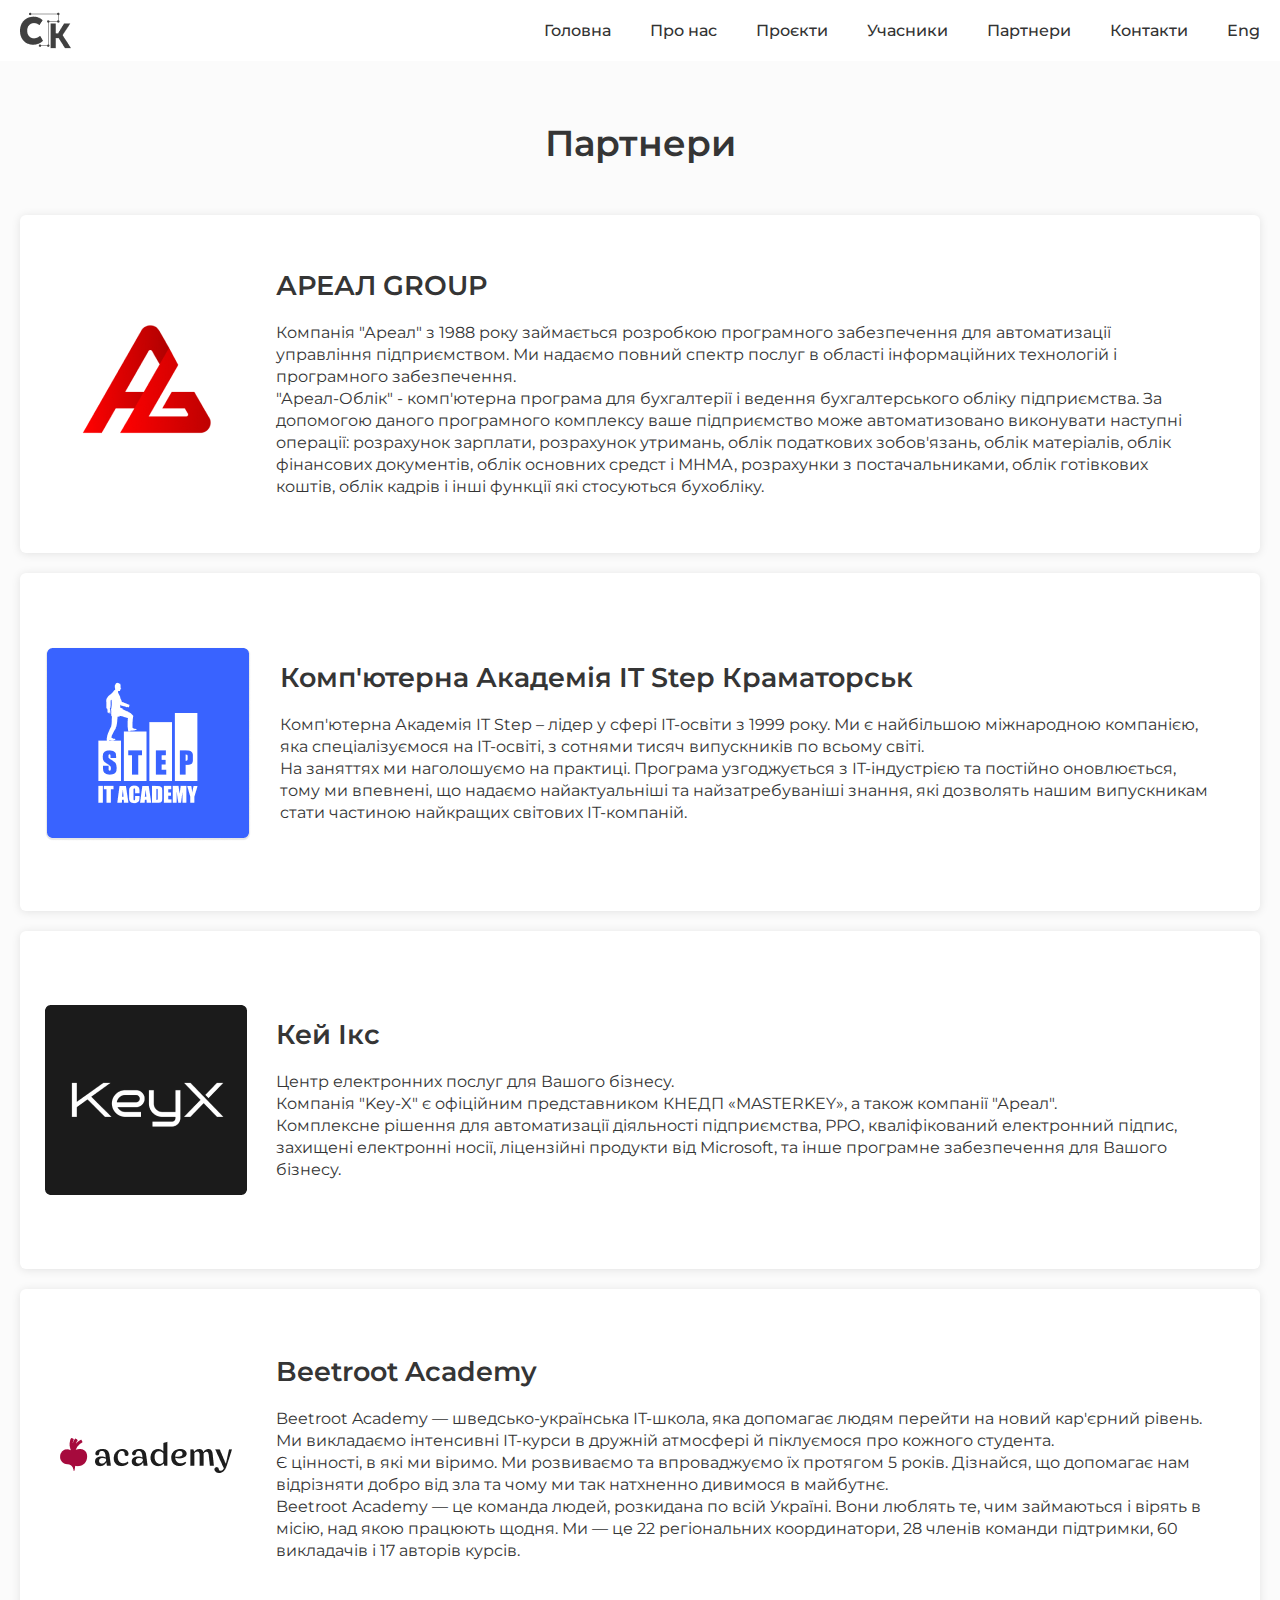
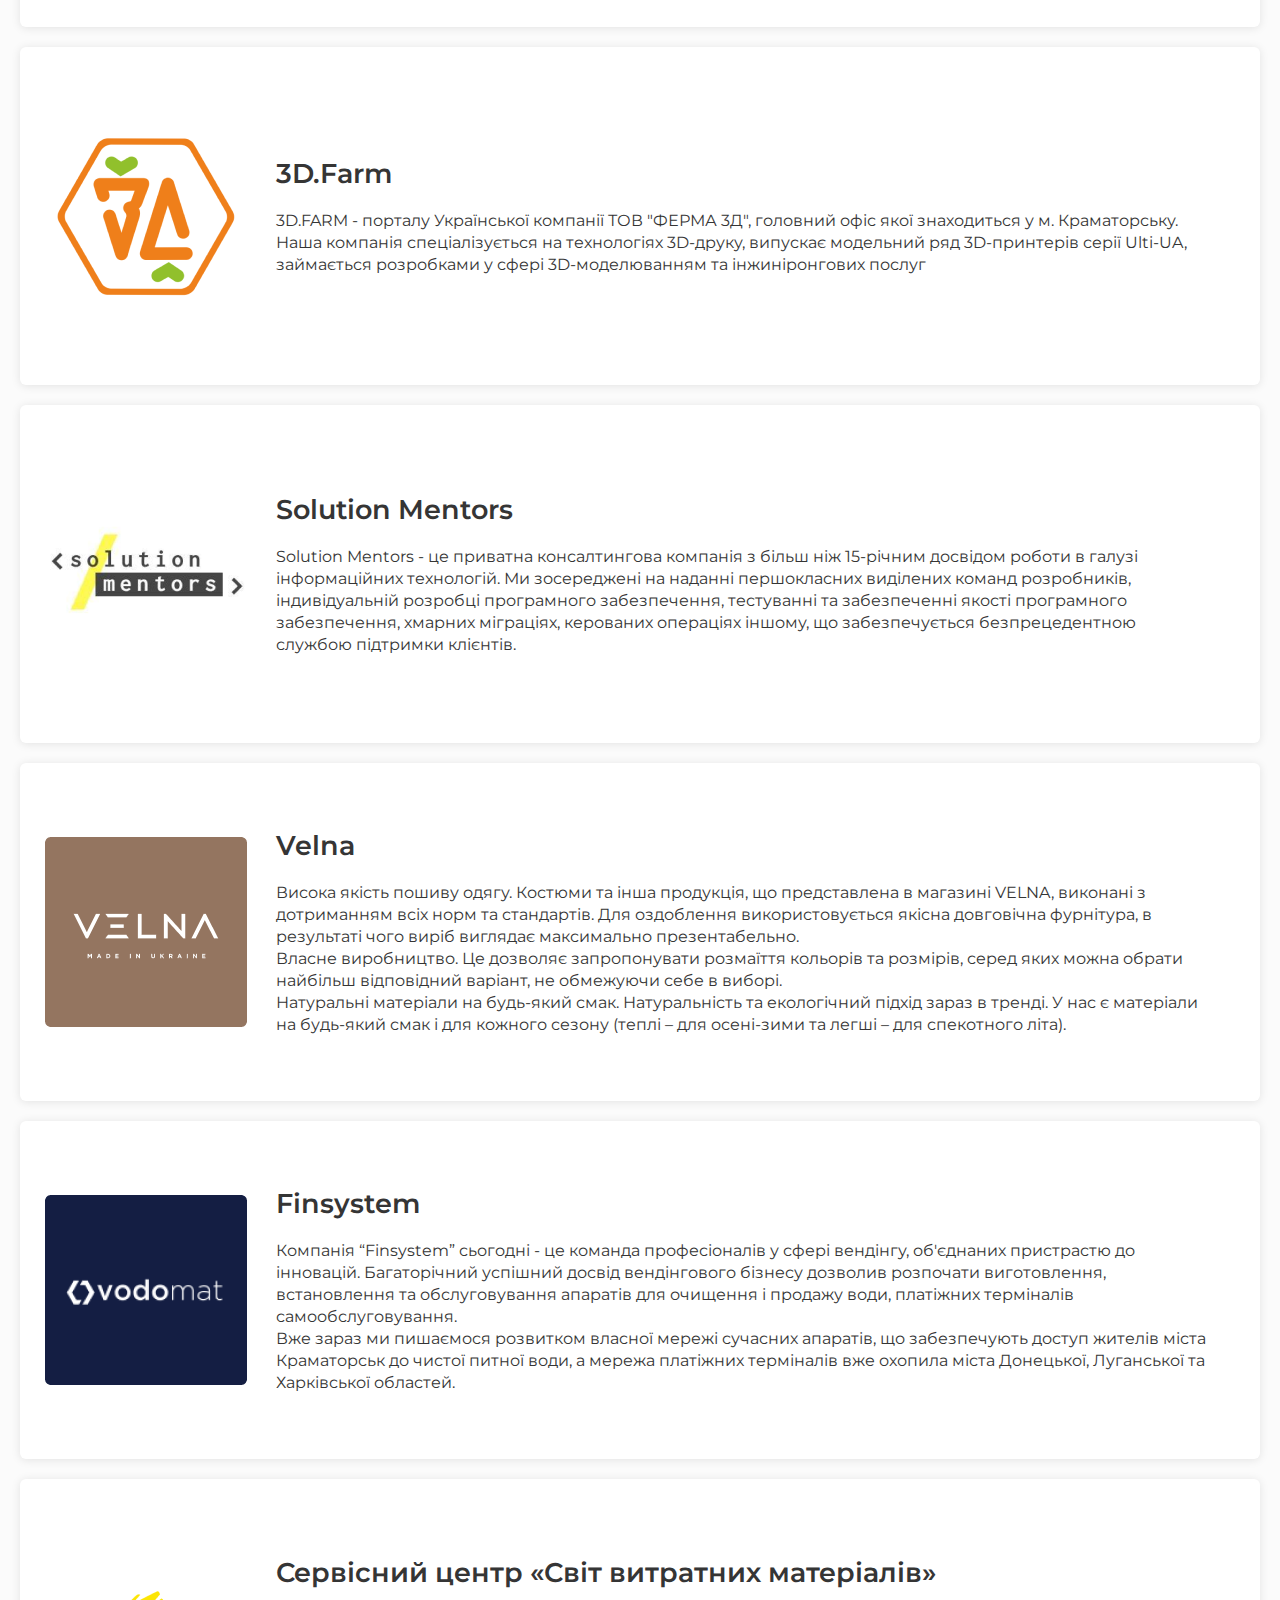
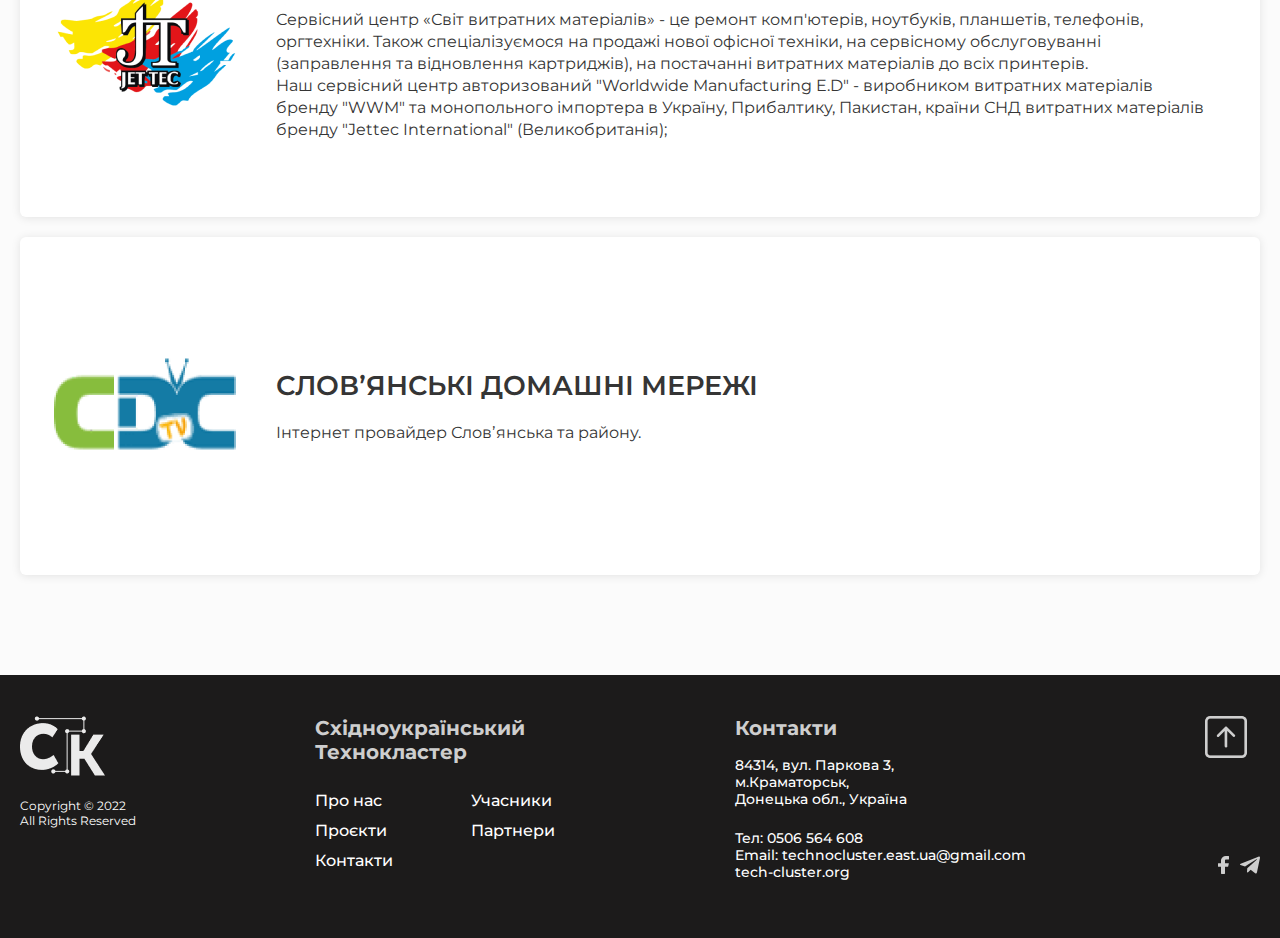
<file: partners/index.html>
<!DOCTYPE html>
<html lang="en">
<head>
    <meta charset="UTF-8">
    <meta http-equiv="X-UA-Compatible" content="ie=edge">
    <meta name="viewport" content="width=device-width, initial-scale=1.0">
    <!--------------------------------------SEO-------------------------------------------->
    <meta name="description" content="
    Ми спільнота малих та середніх за розміром компаній в галузях інформаційних технологій, освіти та індустрії.
    Територія нашого впливу - Донецька, Луганська області. Сталий розвиток ІТ-галузі та сучасних технологій в
    регіоні, шляхом вибудовування повноцінної екосистеми
    IT - Бізнес - Влада - Освіта"><!--Короткий опис сайту-->
    <meta name="keywords" content="keyword_1, ..."><!--У поле content необхіндо ввести ключові слова, які допоможуть знайти сайт-->
    <!---------------------------------------ШРИФТИ------------------------------------------->
    <link rel="preconnect" href="https://fonts.googleapis.com">
    <link rel="preconnect" href="https://fonts.gstatic.com" crossorigin>
    <link href="https://fonts.googleapis.com/css2?family=Montserrat:wght@400;500;600;700;800&display=swap" rel="stylesheet">
    <!-----------------------------------ФАЙЛИ CSS--------------------------------------------->
    <link rel="stylesheet" href="style/style.css">
    <title>Партнери</title>
</head>
<body style="opacity:0;transition: 1s;">
<!----------------------------------------HEADER----------------------------------------------------------------------->
<header class="header">
    <div class="wrapper">
        <div class="container container__header">
            <div class="header__image">
                <a href="../index.html"><img src="images/header/logo.png" alt="logo" class="header__image_logo"></a>
            </div>
            <div class="header__menu">
                <nav class="header__menu_items">
                    <a href="../index.html" class="menu_item">Головна</a>
                    <a href="../about/index.html" class="menu_item">Про нас</a>
                    <a href="../whoweare/index.html" class="menu_item">Проєкти</a>
                    <a href="../members/index.html" class="menu_item">Учасники</a>
                    <a href="#" class="menu_item">Партнери</a>
                    <a href="../form/index.html" class="menu_item">Контакти</a>
                    <a href="#" class="menu_item">Eng</a>
                </nav>
            </div>
        </div>
    </div>
</header>
<!----------------------------------------SECTION PARTNERS------------------------------------------------------------->
<section class="partners">
    <div class="container">
        <h3 class="partners__title">Партнери</h3>
        <div class="partners__content">
            <div class="partners__content_block">
                <div class="partners__content_block_image">
                    <img src="images/main/Areal.png" alt="АРЕАЛ GROUP" crossorigin="partners__content_block_image_item">
                </div>
                <div class="partners__content_block_text">
                    <h3 class="partners__content_block_title">АРЕАЛ GROUP</h3>
                    <p class="partners__content_block_text_item">
                        Компанія "Ареал" з 1988 року займається розробкою програмного забезпечення для автоматизації управління підприємством. Ми надаємо повний спектр послуг в області інформаційних технологій і програмного забезпечення.<br>
                        "Ареал-Облік" - комп'ютерна програма для бухгалтерії і ведення бухгалтерського обліку підприємства. За допомогою даного програмного комплексу ваше підприємство може автоматизовано виконувати наступні операції: розрахунок зарплати, розрахунок утримань, облік податкових зобов'язань, облік матеріалів, облік фінансових документів, облік основних средст і МНМА, розрахунки з постачальниками, облік готівкових коштів, облік кадрів і інші функції які стосуються бухобліку.
                    </p>
                </div>
            </div>
            <div class="partners__content_block">
                <div class="partners__content_block_image">
                    <img src="images/main/Step.png" alt="IT Step" crossorigin="partners__content_block_image_item">
                </div>
                <div class="partners__content_block_text step__text">
                    <h3 class="partners__content_block_title">Комп'ютерна Академія IT Step Краматорськ</h3>
                    <p class="partners__content_block_text_item">
                        Комп'ютерна Академія IT Step – лідер у сфері IT-освіти з 1999 року. Ми є найбільшою міжнародною компанією, яка спеціалізуємося на IT-освіті, з сотнями тисяч випускників по всьому світі.<br>
                        На заняттях ми наголошуємо на практиці. Програма узгоджується з IT-індустрією та постійно оновлюється, тому ми впевнені, що надаємо найактуальніші та найзатребуваніші знання, які дозволять нашим випускникам стати частиною найкращих світових IT-компаній.
                    </p>
                </div>
            </div>
            <div class="partners__content_block">
                <div class="partners__content_block_image">
                    <img src="images/main/KeyX.png" alt="KeyX" crossorigin="partners__content_block_image_item">
                </div>
                <div class="partners__content_block_text keyx__text">
                    <h3 class="partners__content_block_title">Кей Ікс</h3>
                    <p class="partners__content_block_text_item">
                        Центр електронних послуг для Вашого бізнесу.<br>
                        Компанія "Key-X" є офіційним представником КНЕДП «MASTERKEY», а також компанії "Ареал".<br>
                        Комплексне рішення для автоматизації діяльності підприємства, РРО, кваліфікований електронний підпис, захищені електронні носії, ліцензійні продукти від Microsoft, та інше програмне забезпечення для Вашого бізнесу.
                    </p>
                </div>
            </div>
            <div class="partners__content_block">
                <div class="partners__content_block_image">
                    <img src="images/main/Beetroot.png" alt="Beetroot Academy" crossorigin="partners__content_block_image_item">
                </div>
                <div class="partners__content_block_text beetroot__text">
                    <h3 class="partners__content_block_title">Beetroot Academy</h3>
                    <p class="partners__content_block_text_item">
                        Beetroot Academy — шведсько-українська ІТ-школа, яка допомагає людям перейти на новий кар'єрний рівень. Ми викладаємо інтенсивні ІТ-курси в дружній атмосфері й піклуємося про кожного студента.<br>
                        Є цінності, в які ми віримо. Ми розвиваємо та впроваджуємо їх протягом 5 років. Дізнайся, що допомагає нам відрізняти добро від зла та чому ми так натхненно дивимося в майбутнє.<br>
                        Beetroot Academy — це команда людей, розкидана по всій Україні. Вони люблять те, чим займаються і вірять в місію, над якою працюють щодня. Ми — це 22 регіональних координатори, 28 членів команди підтримки, 60 викладачів і 17 авторів курсів.
                    </p>
                </div>
            </div>
            <div class="partners__content_block">
                <div class="partners__content_block_image">
                    <img src="images/main/3DFarm.png" alt="3D.Farm" crossorigin="partners__content_block_image_item">
                </div>
                <div class="partners__content_block_text farm__text">
                    <h3 class="partners__content_block_title">3D.Farm</h3>
                    <p class="partners__content_block_text_item">
                        3D.FARM - порталу Української компанії ТОВ "ФЕРМА 3Д", головний офіс якої знаходиться у м. Краматорську.
                        Наша компанія спеціалізується на технологіях 3D-друку, випускає модельний ряд 3D-принтерів серії Ulti-UA, займається розробками у сфері 3D-моделюванням та інжиніронгових послуг
                    </p>
                </div>
            </div>
            <div class="partners__content_block">
                <div class="partners__content_block_image">
                    <img src="images/main/Solutions.png" alt="Solution Mentors" crossorigin="partners__content_block_image_item">
                </div>
                <div class="partners__content_block_text solution__text">
                    <h3 class="partners__content_block_title">Solution Mentors</h3>
                    <p class="partners__content_block_text_item">
                        Solution Mentors - це приватна консалтингова компанія з більш ніж 15-річним досвідом роботи в галузі інформаційних технологій. Ми зосереджені на наданні першокласних виділених команд розробників, індивідуальній розробці програмного забезпечення, тестуванні та забезпеченні якості програмного забезпечення, хмарних міграціях, керованих операціях іншому, що забезпечується безпрецедентною службою підтримки клієнтів.
                    </p>
                </div>
            </div>
            <div class="partners__content_block">
                <div class="partners__content_block_image">
                    <img src="images/main/Velna.png" alt="Velna" crossorigin="partners__content_block_image_item">
                </div>
                <div class="partners__content_block_text velna__text">
                    <h3 class="partners__content_block_title">Velna</h3>
                    <p class="partners__content_block_text_item">
                        Висока якість пошиву одягу. Костюми та інша продукція, що представлена в магазині VELNA, виконані з дотриманням всіх норм та стандартів. Для оздоблення використовується якісна довговічна фурнітура, в результаті чого виріб виглядає максимально презентабельно.<br>
                        Власне виробництво. Це дозволяє запропонувати  розмаїття кольорів та розмірів, серед яких можна обрати найбільш відповідний  варіант, не обмежуючи себе в виборі.<br>
                        Натуральні матеріали на будь-який смак. Натуральність та екологічний підхід зараз в тренді. У нас є матеріали на будь-який смак і для кожного сезону (теплі – для осені-зими та легші – для спекотного літа).
                    </p>
                </div>
            </div>
            <div class="partners__content_block">
                <div class="partners__content_block_image">
                    <img src="images/main/Finsystem.png" alt="Finsystem" crossorigin="partners__content_block_image_item">
                </div>
                <div class="partners__content_block_text finsystem__text">
                    <h3 class="partners__content_block_title">Finsystem</h3>
                    <p class="partners__content_block_text_item">
                        Компанія “Finsystem” сьогодні - це команда професіоналів у сфері вендінгу, об'єднаних пристрастю до інновацій. Багаторічний успішний досвід вендінгового бізнесу дозволив розпочати виготовлення, встановлення та обслуговування апаратів для очищення і продажу води, платіжних терміналів самообслуговування.<br>
                        Вже зараз ми пишаємося розвитком власної мережі сучасних апаратів, що забезпечують доступ жителів міста Краматорськ до чистої питної води, а мережа платіжних терміналів вже охопила міста Донецької, Луганської та Харківської областей.
                    </p>
                </div>
            </div>
            <div class="partners__content_block">
                <div class="partners__content_block_image">
                    <img src="images/main/JetTec.png" alt="Світ витратних матеріалів" crossorigin="partners__content_block_image_item">
                </div>
                <div class="partners__content_block_text jettec__text">
                    <h3 class="partners__content_block_title">Сервісний центр «Світ витратних матеріалів»</h3>
                    <p class="partners__content_block_text_item">
                        Сервісний центр «Світ витратних матеріалів» - це ремонт комп'ютерів, ноутбуків, планшетів, телефонів, оргтехніки. Також спеціалізуємося на продажі нової офісної техніки, на сервісному обслуговуванні (заправлення та відновлення картриджів), на постачанні витратних матеріалів до всіх принтерів.<br>
                        Наш сервісний центр авторизований "Worldwide Manufacturing E.D" - виробником витратних матеріалів бренду "WWM" та монопольного імпортера в Україну, Прибалтику, Пакистан, країни СНД витратних матеріалів бренду "Jettec International" (Великобританія);
                    </p>
                </div>
            </div>
            <div class="partners__content_block">
                <div class="partners__content_block_image">
                    <img src="images/main/CDC.png" alt="СЛОВʼЯНСЬКІ ДОМАШНІ МЕРЕЖІ" crossorigin="partners__content_block_image_item">
                </div>
                <div class="partners__content_block_text cdc__text">
                    <h3 class="partners__content_block_title">СЛОВʼЯНСЬКІ ДОМАШНІ МЕРЕЖІ</h3>
                    <p class="partners__content_block_text_item">
                        Інтернет провайдер Словʼянська та району.
                    </p>
                </div>
            </div>
        </div>
    </div>
</section>
<!----------------------------------------FOOTER----------------------------------------------------------------------->
<footer class="footer" id="footer">
    <div class="container footer_container">
        <div class="footer__rights">
            <img src="images/footer/footer_img.png" alt="" class="footer__rights_image">
            <p class="footer__rights_text">Copyright © 2022<br>
                All Rights Reserved </p>
        </div>
        <div class="footer__menu">
            <p class="footer__menu_title">Східноукраїнський Технокластер</p>
            <div class="footer__menu_nav">
                <nav class="footer__menu_items_1">
                    <a href="../about/index.html" class="footer__menu_items_1_item">Про нас</a>
                    <a href="../whoweare/index.html" class="footer__menu_items_1_item">Проєкти</a>
                    <a href="../form/index.html" class="footer__menu_items_1_item">Контакти</a>
                </nav>
                <div class="footer__menu_items_2">
                    <a href="../members/index.html" class="footer__menu_items_2_item">Учасники</a>
                    <a href="#" class="footer__menu_items_2_item">Партнери</a>
                </div>
            </div>
        </div>
        <div class="footer__contacts">
            <h3 class="footer__contacts_title">Контакти</h3>
            <p class="footer__contacts_adress">
                84314, вул. Паркова 3,<br>
                м.Краматорськ,<br>
                Донецька обл., Україна
            </p>
            <div class="footer__contacts_items">
                <a href="tel:0506 564 608" class="footer__contacts_phone contacts_item">Тел: 0506 564 608</a><br>
                <a href="mailto:technocluster.east.ua@gmail.com" class="footer__contacts_mail contacts_item">Email: technocluster.east.ua@gmail.com</a><br>
                <a href="tech-cluster.org" class="footer__contacts_cite contacts_item">tech-cluster.org</a><br>
            </div>
        </div>
        <div class="footer__images">
            <a href="#top"><img src="images/footer/bi_arrow-up-square.png" alt="" class="footer__images_arrow"></a>
            <div class="footer__images_icons">
                <img src="images/footer/eva_facebook-fill.svg" alt="" class="footer__images_icons_facebook">
                <img src="images/footer/file-icons_telegram.svg" alt="" class="footer__images_icons_telegram">
            </div>
        </div>
    </div>
</footer>
<!----------------------------------------JS SCRIPTS------------------------------------------------------------------->
<script src="https://code.jquery.com/jquery-3.6.0.min.js"></script><!--JQUERY-->
<script src="script/main.js"></script><!--FIXED HEADER-->
<script src="script/animation.js"></script><!--АНІМАЦІЯ ПОЯВИ СТОРІНКИ-->
</body>
</html>
</file>
<file: about/style/style.css>
/*Обнуление*/
*,
*::before,
*::after{
    padding: 0;
    margin: 0;
    border: 0;
    box-sizing: border-box;
}
a{
    text-decoration: none;
}
ul,
ol,
li{
    list-style: none;
}
img{
    vertical-align: top;
}
h1,
h2,
h3,
h4,
h5,
h6{
    font-weight: inherit;
    font-size: inherit;
}
html,
body{
    height: 100%;
    line-height: 1;
    font-size: 14px;
    font-weight: 500;
    color: #252B42;
    font-family: Montserrat;

    scroll-behavior: smooth;

}
/*-----------------------------------*/
.container{
    width: 1240px;
    margin: 0 auto;
}
/*---------HEADER-------------*/
body{
    /*background-color: aqua;*/
}
.page__body{
    /*overflow: hidden;*/
}
.header{
    padding-top: 12px;
    padding-bottom: 12px;
    background-color: #fff;
    /*position: sticky;*/
    width: 100%;
    z-index: 3;

    box-shadow: 0px 4px 7px rgba(0, 0, 0, 0.03);
}
.header__container{
    display: flex;
    align-items: center;
    justify-content: space-between;
}
.nav__list{
    /*list-style: none;*/
    /*display: flex;*/
    display: inline-flex;
    /*align-items: center;*/
}
.nav__item:not(:last-child){
    margin-right: 36px;
}
.nav__item_link{
    font-family: 'Montserrat';
    font-style: normal;
    font-weight: 400;
    font-size: 16px;
    line-height: 20px;
    /* identical to box height */


    color: #333333;

}
.nav__item_link:hover{
    color: #9F9F9F;
}
.text__item{
    font-size: 25px;
}
.text__item:nth-of-type(1){
    padding-top: 100px;
}
.text__item:nth-of-type(2){
    padding-top: 100px;
}




.header_fixed{
    position: fixed;
    top: 0;
    left: 0;
    animation-name: show_header;
    animation-duration: 1s;
}
@keyframes show_header {
    0%{
        opacity: 0;
        top: -70%;
    }
    100%{
        opacity: 1;
        top: 0;
    }
}
.container-mobile-menu{

}
.burger{
    display: none;
}
/*--------TITLES-----------------------------*/
.titles{
    padding-top: 60px;
    padding-bottom: 60px;
    background: #F5F5F5;
}
.about__title_item-1{
    font-family: 'Montserrat';
    font-style: normal;
    font-weight: 600;
    font-size: 36px;
    line-height: 44px;
    /* identical to box height */

    text-align: center;

    color: #353535;
}
.about__title_text{
    margin-top: 25px;
    /*width: 435px;*/
    font-family: 'Montserrat';
    font-style: normal;
    font-weight: 400;
    font-size: 16px;
    line-height: 24px;
    /* or 150% */

    text-align: center;

    color: #353535;

}
.span{
    color: #006DD2;
    font-weight: 600;
}
.about__titles_item-2{
    font-family: 'Montserrat';
    font-style: normal;
    font-weight: 500;
    font-size: 28px;
    line-height: 34px;
    text-align: center;

    color: #000000;
    margin-top: 100px;
}
/*--------ABOUT------------------------*/
.about{
    background: #F5F5F5;
    /*padding-top: 100px;*/
    padding-bottom: 33px;
    /*padding-left: 205px;*/
    /*padding-right: 205px;*/
}
.about_block{
    display: flex;
    flex-direction: column;
    align-items: center;
    /*align-items: center;*/
    width: 295px;
    height: 186px;
    background-image: url("../images/first-section/Group 11.svg");
    background-repeat: no-repeat;
    background-position: top center;
}
.about_block_image_2{
    background-image: url("../images/first-section/Group 12.svg");
}
.about_block_image_3{
    background-image: url("../images/first-section/Group 13.svg");
}
.about_block_image_4{
    background-image: url("../images/first-section/Group 14.svg");
}
.about_block_image_5{
    background-image: url("../images/first-section/Group 15.svg");
}
.about_block_image_6{
    background-image: url("../images/first-section/Group 16.svg");
}
.about_block_image_7{
    background-image: url("../images/first-section/Group 17.svg");
}
.about_block_image_8{
    background-image: url("../images/first-section/Group 18.svg");
}
.test-block-image-lines{
    display: flex;
    align-items: center;
    margin-left: 314px;
    /*margin-left: 295px;*/
    margin-top: 45px;
}
.circle{
    width: 10px;
    height: 10px;
    background: #7EB4E6;
    border-radius: 50%;
    margin-right: 5px;
    margin-left: 5px;
}
.line{
    width: 150px;
    border: 0.1px dashed #C8C8C8;
}
.content{
    display: flex;
    justify-content: space-between;
    /*flex-wrap: wrap;*/
}
.about__block_text{
    width: 263px;
    text-align: center;
    /*margin-top: 126px;*/
    margin-top: 78px;

    font-family: 'Montserrat';
    font-style: normal;

    font-weight: 400;
    font-size: 16px;
    line-height: 20px;

    text-align: center;

    color: #353535;
}
.item-2{
    width: 295px;
}
.item-3{
    width: 299px;
    height: 80px;
}
.item-4{
    width: 295px;
    margin-top: 132px;
}
.item-5{
    width: 285px;
}
.item-6{
    width: 259px;
    margin-top: 133px;
}
.about-section-2{
    padding-top: 33px;
}
.item-6_br-2{
    display: none;
}





/*.about{*/
/*    background: #F5F5F5;*/
/*    padding-left: 105px;*/
/*    padding-right: 105px;*/
/*}*/
/*.wrapp{*/
/*    width: 230px;*/
/*    display: flex;*/
/*    flex-direction: column;*/
/*    margin-left: 87px;*/
/*}*/
/*.block{*/
/*    display: flex;*/
/*    align-items: center;*/
/*}*/
/*.text{*/
/*    !*width: 190px;*!*/
/*    margin-left: -113px;*/

/*    font-family: 'Montserrat';*/
/*    font-style: normal;*/
/*    font-weight: 400;*/
/*    font-size: 16px;*/
/*    line-height: 20px;*/
/*    text-align: center;*/

/*    color: #353535;*/
/*}*/
/*.item{*/
/*    text-align: center;*/
/*}*/
/*.about-container{*/
/*    display: flex;*/
/*}*/
/*.image-line{*/
/*    margin-left: 10px;*/
/*}*/
/*---------Test---------------*/
/*.content{*/
/*    display: flex;*/
/*    justify-content: center;*/
/*    align-items: center;*/
/*}*/
/*.container-content{*/
/*    display: flex;*/
/*    justify-content: space-around;*/
/*}*/
/*.block-line{*/
/*    display: flex;*/
/*    align-items: center;*/

/*}*/
/*.block-text-item-9{*/
/*    padding-top: 59px;*/
/*}*/
/*.test-item-text-1{*/
/*    !*width: 990px;*!*/
/*}*/
/*.text-block-test{*/
/*width: 300px;*/
/*}*/
/*.test-block-image-lines{*/
/*    display: flex;*/
/*    align-items: center;*/
/*}*/
/*.circle{*/
/*    width: 10px;*/
/*    height: 10px;*/
/*    background: rgba(0, 0, 0, 0.5);*/
/*    border-radius: 50%;*/
/*    margin-right: 5px;*/
/*    margin-left: 5px;*/
/*}*/
/*.line{*/
/*    width: 150px;*/
/*    border: 0.1px dashed rgba(0, 0, 0, 0.5);;*/
/*}*/
/*.test-block-image{*/
/*    display: flex;*/
/*    flex-direction: column;*/
/*    align-items: center;*/
/*    width: 200px;*/
/*    !*height: 150px;*!*/
/*    background-image: url("../images/first-section/Rectangle 142.png");*/
/*    background-repeat: no-repeat;*/
/*    background-position: top center;*/
/*}*/
/*.test-block-image-lines{*/
/*    margin-top: 50px;*/
/*    margin-left: 310px;*/
/*}*/
/*.test-block_text{*/
/*    text-align: center;*/
/*    !*width: 220px;*!*/
/*    margin-top: 65px;*/

/*    font-family: 'Montserrat';*/
/*    font-style: normal;*/
/*    font-weight: 400;*/
/*    font-size: 14px;*/
/*    line-height: 20px;*/
/*    text-align: center;*/

/*    color: #353535;*/
/*}*/
/*.block-text-2{*/
/*    width: 320px;*/
/*}*/
/*.block-text-3{*/
/*    width: 299px;*/
/*}*/
/*.block-text-5{*/
/*    width: 255px;*/
/*}*/
/*.about-container-2{*/
/*    padding-top: 55px;*/
/*}*/
/*.block-text-7{*/
/*    padding-top: 59px;*/
/*    width: 280px;*/
/*}*/
/*.block-test-text-item-1{*/
/*    width: 290px;*/
/*}*/
/*.block-lines{*/

/*}*/




/*.circle{*/
/*    width: 10px;*/
/*    height: 10px;*/
/*    background: #1C1B1B;*/
/*}*/
/*.line{*/
/*    width: 150px;*/
/*    height: 0px;*/
/*    background: #1C1B1B;*/
/*}*/
/*------participation-----------------*/
.participation{
    background: #F5F5F5;
    padding-top: 100px;
    padding-bottom: 100px;
}
.participation__title{
    font-family: 'Montserrat';
    font-style: normal;
    font-weight: 500;
    font-size: 28px;
    line-height: 34px;
    text-align: center;

    color: #353535;
}
.participation__content_block{
    width: 400px;
    height: 275px;

    background: #FFFFFF;
    box-shadow: 0px 1px 10px rgba(0, 0, 0, 0.1);
    border-radius: 5px;
}
.participation__content_block_items{
    display: flex;
    flex-direction: column;
    align-items: center;
}
.participation__content_block_items_text{
    font-family: 'Montserrat';
    font-style: normal;
    font-weight: 400;
    font-size: 16px;
    line-height: 20px;
    text-align: center;

    color: #353535;
    margin-top: 15px;
    width: 230px;
}
.participation__content_block_items_image{
    margin-top: 38px;
}
.participation__content_block_items_title{
    font-family: 'Montserrat';
    font-style: normal;
    font-weight: 700;
    font-size: 20px;
    line-height: 24px;

    color: #353535;

    margin-top: 25px;
}
.participation__content{
    display: flex;
    justify-content: space-between;
    flex-wrap: wrap;
    margin-top: 60px;
}
.block-wrap{
    margin-top: 20px;
}
.item-text-1{
    width: 290px;
}
.item_title_item-1{
    /*width: 100px;*/
    text-align: center;
}
.block-text-item-3{
    text-align: center;
}
.item-text-5{
    width: 300px;
}
.item-text-7{
    width: 330px;
}
.item-text-9{
    width: 300px;
}
.item-text-8{
    width: 250px;
}
/*---FOOTER----------------------------------*/
.footer{
    background: #1C1B1B;
    padding-top: 41px;
    padding-bottom: 57px;
}
.footer__rights_image{

}
.footer__menu_title{
    font-family: 'Montserrat';
    font-style: normal;
    font-weight: 700;
    font-size: 20px;
    line-height: 24px;

    color: #CECECE;
    width: 215px;
}
.footer__contacts{

}
.footer__contacts_title{
    font-family: 'Montserrat';
    font-style: normal;
    font-weight: 700;
    font-size: 20px;
    line-height: 24px;

    color: #CECECE;
}
.footer__rights_text{
    font-family: 'Montserrat';
    font-style: normal;
    font-weight: 400;
    font-size: 12px;
    line-height: 15px;

    color: #FFFFFF;
    margin-top: 22px;
}
.footer__menu_items_1_item{
    display: block;

    font-family: 'Montserrat';
    font-style: normal;
    font-weight: 500;
    font-size: 16px;
    line-height: 20px;
    /* identical to box height */


    color: #FFFFFF;
}
.footer__menu_items_2_item{
    display: block;

    font-family: 'Montserrat';
    font-style: normal;
    font-weight: 500;
    font-size: 16px;
    line-height: 20px;
    /* identical to box height */


    color: #FFFFFF;
}
.footer__menu_items_1_item:not(:last-child){
    margin-bottom: 10px;
}
.footer__menu_items_2_item:not(:last-child){
    margin-bottom: 10px;
}
.footer__menu{
    width: 240px;
}
.footer__menu_nav{
    margin-top: 27px;
    display: flex;
    justify-content: space-between;
}
.footer__contacts_adress{
    font-family: 'Montserrat';
    font-style: normal;
    font-weight: 500;
    font-size: 14px;
    line-height: 17px;

    color: #FFFFFF;
    margin-top: 17px;
}
.contacts_item{
    font-family: 'Montserrat';
    font-style: normal;
    font-weight: 500;
    font-size: 14px;
    line-height: 17px;
    /*display: block;*/

    color: #FFFFFF;
}
.footer__contacts_items{
    margin-top: 22px;
}
.footer__images_icons{
    margin-top: 95px;
}
.footer__images_icons_facebook{
    margin-left: 7px;
}
.footer__images_icons_telegram{
    margin-top: 2px;
}
.footer__menu_items_1_item:hover{
    color: #9F9F9F;
}
.footer__menu_items_2_item:hover{
    color: #9F9F9F;
}
.footer__rights_text{
    font-family: 'Montserrat';
    font-style: normal;
    font-weight: 400;
    font-size: 12px;
    line-height: 15px;
}
input{
    font-family: 'Montserrat';
    font-style: normal;
    font-weight: 400;
    font-size: 14px;
    line-height: 17px;
    /* identical to box height */

    color: #949494;



}
.footer_container {
    display: flex;
    justify-content: space-between;
}
/*-------------BURGER MENU----------------------------*/
.burger{
    position: relative;
    width: 35px;
    height: 20px;
    display: none;
    border: none;
    padding: 0;
    background-color: transparent;
    cursor: pointer;
    z-index: 1000;
}
.burger__line{
    position: absolute;
    left: 0;
    top: 50%;
    width: 100%;
    height: 4px;
    border-radius: 100px;
    background-color: #1186F2;
    transform: translateY(-50%);
    transition: opacity 0.3s ease-in-out;
}
.burger::before,
.burger::after{
    content: "";
    left: 0;
    position: absolute;
    width: 100%;
    height: 4px;
    border-radius: 100px;
    background-color: #1186F2;
    transition: transform 0.3s ease-in-out, top 0.3s ease-in-out, bottom 0.3s ease-in-out;
}
.burger::before{
    top: 0;
}
.burger::after{
    bottom: 0;
}
.burger--active .burger__line{
    opacity: 0;
}
.burger--active::before{
    background-color: #fff;
    top: 50%;
    transform: rotate(45deg);
}
.burger--active::after{
    background-color: #fff;
    top: 50%;
    transform: rotate(-45deg);
}
.stop-scroll{
    /*overflow: hidden;*/
}
.mobile-menu-logo{
    display: none;
}
.container-mobile-menu{
}
/*-------------RESPONSIVE FOR BURGER MENU----------------------------*/
@media screen and (max-width: 1024px){
    .container{
        width: 734px;
    }
    .container-mobile-menu{
        width: 731px;
        margin: 0 auto;
    }
    .mobile-menu-logo{
        margin-top: 32px;
        display: block;
    }
    .burger{
        display: block;
    }
    .nav{
        position: fixed;
        text-align: center;
        right: 0;
        top: 0px;
        z-index: 1000;
        /*background-color: #707070;*/
        background: rgba(0, 0, 0, 0.56);
        backdrop-filter: blur(20px);
        overflow-y: auto;
        width: 100%;
        /*max-width: 300px;*/
        height: 672px;

        transform: translateX(100%);
        transition: transform .4s ease-in-out;
    }
    .nav__list{
        margin: 0;
        padding: 0;
        flex-direction: column;
        margin-top: 71px;
        color: #fff;
        /*padding: 30px;*/
    }
    .nav__item{
        width: 100%;
    }
    .nav__link{
        display: inline-block;
        width: 100%;
        font-size: 21px;
        /*padding: ;*/


    }
    .nav__item_link{
        color: #fff;
    }
    .nav__item{
        font-family: 'Montserrat';
        font-style: normal;
        font-weight: 600;
        font-size: 20px;
        line-height: 24px;
        text-align: center;

        /*color: #FFFFFF;*/

    }
    .nav__item:not(:last-child){
        margin-right: 0;
        margin-bottom: 40px;
    }
    .nav--visible{
        transform: none;
    }
    .burger{
        position: fixed;
        right: 20px;
    }
}
.about__title_text_mobile-br{
    display: none;
}
/*-----------------MOBILE FOOTER----------------------------------*/
.mobile-footer{
    padding-top: 48px;
    padding-bottom: 56px;
    background-color: #1C1B1B;
    display: none;
}
.mobile-footer__title{
    font-family: 'Montserrat';
    font-style: normal;
    font-weight: 600;
    font-size: 28px;
    line-height: 34px;

    color: #CECECE;
}
.mobile--footer__title_block{
    display: flex;
    justify-content: space-between;
}
.mobile-footer__arrow{
    margin-right: 89px;
}
.mobile-footer__contacts_items_adress{
    font-family: 'Montserrat';
    font-style: normal;
    font-weight: 500;
    font-size: 14px;
    line-height: 17px;

    color: #FFFFFF;
}
.mobile-footer__contacts_items_contact_item{
    font-family: 'Montserrat';
    font-style: normal;
    font-weight: 500;
    font-size: 14px;
    line-height: 17px;

    color: #FFFFFF;

    display: block;
}
.mobile-footer__contacts_items_contact{
    margin-top: 22px;
}
.mobile-footer__contacts{
    display: flex;
    justify-content: space-between;
}
.mobile-footer__contacts_items_social{
    margin-right: 85px;
    margin-top: 107px;
    display: flex;
}
.mobile-footer__contacts{

}
.mobile-footer__contacts_items{
    margin-top: 30px;
}
.mobile-footer__contacts_items_social_telegram{
    margin-top: 2px;
    margin-left: 10px;
    display: block;
}
.mobile-footer__contacts_items_social_facebook{
    display: block;
}
.mobile-footer_rigts{
    font-family: 'Montserrat';
    font-style: normal;
    font-weight: 400;
    font-size: 12px;
    line-height: 15px;
    text-align: center;

    color: #FFFFFF;

    margin-top: 37px;
}
</file>
<file: about/style/responsive.css>
@media screen and (max-width: 834px){
    /*------------CONTAINER--------------------*/
    .container{
        width: 734px;
        margin: 0 auto;
    }
    /*------------HEADER------------------------*/
    .header{
        background-color: #FFF;
    }
    /*------------TITLE------------------------*/
    .titles{
        background-color: #FFF;
    }
    .about__title_item-1{
        /*width: 734px;*/
        width: 100%;
    }
    .about__titles{
        width: 734px;
        margin: 0 auto;
    }
    .about__title_text{
        /*width: 100%;*/
        width: 734px;
    }

    .about__title_text_br{
        /*display: none;*/
    }
    body{
        /*background-color: red;*/
    }
    .about__title_text{

    }
    /*------------ABOUT-------------------------*/
    .about{
        background-color: #FFF;
    }
    .about_block_image_3{
        /*display: none;*/
    }
    .about_block_image_4{
        /*display: none;*/
    }
    .test-block-image-lines{
        display: none;
    }
    .about_block{
        background-position: left;
        width: 362px;
        height: 85px;
        padding-left: 125px;
        /*margin-left: 100px;*/
        flex-direction: initial;
    }
    .about__block_text{
        width: 237px;
        margin-top: 0;
        text-align: left;

    }
    .content{
        flex-wrap: wrap;
    }
    .item-2{
        margin-top: 19px;
    }
    .about_block_image_3{
        margin-top: 95px;
    }
    .about_block_image_4{
        margin-top: 95px;
    }
    .item-3{
        margin-top: -17px;
    }
    .about_block_image_8{
        margin-top: 95px;
    }
    .about_block_image_7{
        margin-top: 95px;
        width: 365px;
    }
    .about_block_image_6{
        /*margin-top: 95px;*/
    }
    .about_block_image_5{
        /*margin-top: 95px;*/
    }
    .about-section-2{
        padding-top: 50px;
    }
    .item-3{
        width: 239px;
    }
    .item-6_br{
        display: none;
    }
    .item-6{
        width: 190px;
    }
    .item-6_br-2{
        display: block;
    }
    /*------------PARTICIPATION-----------------*/
    .participation{
        background-color: #FFF;
    }
    .participation__content_block{
        width: 357px;
        height: 275px;
    }
    .participation__content{
        display: flex;
        justify-content: space-between;
        flex-wrap: wrap;
        margin-top: 60px;
    }
    .product-company{
        /*padding-top: 25px;*/
    }
    .block-wrap{
        margin-top: 0;
    }
    .participation__content_block:not(:last-child){
        margin-bottom: 20px;
    }
    .item-text-1{
        width: 321px;
    }
    /*------------FOOTER------------------------*/
    .footer{
        display: none;
    }
    .mobile-footer{
        display: block;
    }
}
</file>
<file: form/style/style.css>
/*Обнуление*/
*,
*::before,
*::after{
    padding: 0;
    margin: 0;
    border: 0;
    box-sizing: border-box;
}
a{
    text-decoration: none;
}
ul,
ol,
li{
    list-style: none;
}
img{
    vertical-align: top;
}
h1,
h2,
h3,
h4,
h5,
h6{
    font-weight: inherit;
    font-size: inherit;
}
html,
body{
    height: 100%;
    line-height: 1;
    font-size: 14px;
    font-weight: 500;
    color: #252B42;
    font-family: Montserrat;

    scroll-behavior: smooth;
}
/*-----------------------------------*/
.container{
    width: 1170px;
    margin: 0 auto;
}
/*--------------HEADER---------------------*/
.header{
  padding-top: 12px;
  padding-bottom: 12px;
  background-color: #fff;
  /*position: sticky;*/
  width: 100%;
  z-index: 3;

  box-shadow: 0px 4px 7px rgba(0, 0, 0, 0.03);
}
.header__container{
  display: flex;
  align-items: center;
  justify-content: space-between;
}
.nav__list{
  /*list-style: none;*/
  /*display: flex;*/
  display: inline-flex;
  /*align-items: center;*/
}
.nav__item:not(:last-child){
  margin-right: 36px;
}
.nav__item_link{
  font-family: 'Montserrat';
  font-style: normal;
  font-weight: 400;
  font-size: 16px;
  line-height: 20px;
  /* identical to box height */


  color: #333333;

}
.nav__item_link:hover{
  color: #9F9F9F;
}
.text__item{
  font-size: 25px;
}
.text__item:nth-of-type(1){
  padding-top: 100px;
}
.text__item:nth-of-type(2){
  padding-top: 100px;
}




.header_fixed{
  position: fixed;
  top: 0;
  left: 0;
  animation-name: show_header;
  animation-duration: 1s;
}
@keyframes show_header {
  0%{
    opacity: 0;
    top: -70%;
  }
  100%{
    opacity: 1;
    top: 0;
  }
}
.container-mobile-menu{

}
.burger{
  display: none;
}
/*---------FORM-----------------------------*/
/*.form{*/
/*    padding-top: 60px;*/
/*    padding-bottom: 100px;*/
/*    background-color: #F5F5F5;*/
/*}*/
/*.form__title{*/


/*    font-family: 'Montserrat';*/
/*    font-style: normal;*/
/*    font-weight: 600;*/
/*    font-size: 36px;*/
/*    line-height: 44px;*/
/*    !* identical to box height *!*/
/*    !*text-align: center;*!*/


/*    color: #444444;*/
/*}*/
/*.adress{*/
/*    margin-top: 35px;*/

/*    text-align: center;*/

/*    font-family: 'Montserrat';*/
/*    font-style: normal;*/
/*    font-weight: 400;*/
/*    font-size: 16px;*/
/*    line-height: 20px;*/
/*    text-align: center;*/

/*    color: #353535;*/
/*}*/
/*.contacts{*/
/*    text-align: center;*/
/*    margin-top: 15px;*/


/*}*/
/*.contacts_items{*/
/*    font-family: 'Montserrat';*/
/*    font-style: normal;*/
/*    font-weight: 400;*/
/*    font-size: 16px;*/
/*    line-height: 20px;*/
/*    text-align: center;*/

/*    color: #353535;*/
/*}*/
/*.contacts__tel{*/
/*    display: block;*/
/*}*/
/*.contacts_mail{*/
/*    display: block;*/
/*}*/
/*.contacts_link{*/
/*    display: block;*/
/*}*/
/*.container__form{*/
/*    display: flex;*/
/*    flex-direction: column;*/
/*    align-items: center;*/
/*}*/
/*.bloc-text_text{*/
/*    margin-top: 40px;*/
/*    width: 400px;*/
/*    height: 60px;*/
/*    text-align: center;*/

/*    font-family: 'Montserrat';*/
/*    font-style: normal;*/
/*    font-weight: 400;*/
/*    font-size: 16px;*/
/*    line-height: 20px;*/
/*    text-align: center;*/

/*    color: #353535;*/

/*}*/
/*input{*/
/*    border: 1px solid black;*/

/*    width: 400px;*/
/*    height: 45px;*/

/*    background: #FFFFFF;*/
/*    box-shadow: 1px 1px 5px rgba(0, 0, 0, 0.25);*/
/*    border-radius: 5px;*/
/*    margin-bottom: 10px;*/
/*    border: none;*/
/*    !*outline: none;*!*/
/*    text-align: start;*/
/*  color: #353535;*/
/*}*/
/*input[type="text"]{*/
/*  color: #353535;*/
/*}*/
/*input[type="email"]{*/
/*  color: #353535;*/
/*}*/
/*input[type="tel"]{*/
/*  color: #353535;*/
/*}*/
/*.input:focus{*/

/*}*/
/*input:focus::placeholder {*/
/*    color: #353535;*/
/*}*/
/*.form_items_1{*/

/*}*/
/*.form_items_2{*/

/*}*/
/*.main-form{*/
/*    margin-top: 50px;*/
/*    width: 820px;*/
/*    !*margin: 0 auto;*!*/
/*    !*display: flex;*!*/
/*    !*flex-direction: column;*!*/
/*    !*justify-content: flex-start;*!*/
/*    !*align-items: center;*!*/
/*}*/
/*.main-form_container{*/
/*    display: flex;*/
/*    !*justify-content: center;*!*/
/*}*/
/*.form_items_3_input{*/
/*    !*width: 50px;*!*/
/*    width: 811px;*/
/*    background: #FFFFFF;*/
/*    !*box-shadow: 1px 1px 5px rgba(0, 0, 0, 0.25);*!*/
/*    border-radius: 5px;*/

/*    height: 135px;*/

/*    background: #FFFFFF;*/
/*    box-shadow: 1px 1px 5px rgba(0, 0, 0, 0.25);*/
/*    border-radius: 5px;*/
/*}*/
/*.form_items_3_input::placeholder{*/
/*    !*padding-left: 100px;*!*/
/*}*/
/*.form_button{*/
/*    width: 811px;*/
/*    height: 60px;*/

/*    background: #1186F2;*/
/*    box-shadow: 1px 1px 5px rgba(0, 0, 0, 0.25);*/
/*    border-radius: 5px;*/
/*    color: white;*/

/*    font-family: 'Montserrat';*/
/*    font-style: normal;*/
/*    font-weight: 600;*/
/*    font-size: 16px;*/
/*    line-height: 20px;*/
/*    margin-top: 15px;*/
/*}*/
/*input[type="checkbox"]{*/
/*    display: none;*/
/*}*/
/*label{*/
/*    padding-left: 9px;*/
/*}*/
/*label::before{*/
/*  box-shadow: 1px 1px 5px rgba(0, 0, 0, 0.25);*/
/*    content: '  ';*/
/*    display: inline-block;*/
/*    width: 30px;*/
/*    height: 30px;*/
/*    background-color: black;*/
/*    vertical-align: middle;*/
/*    margin-left: -10px;*/
/*    margin-right: 10px;*/
/*    !*transition: 1s;*!*/
/*    background-color: white;*/
/*    border-radius: 5px;*/
/*}*/
/*input[type="checkbox"]:checked + label:before{*/
/*    content: '';*/
/*    text-align: center;*/
/*    background-image: url("../images/checkbox/check.png");*/
/*    background-repeat: no-repeat;*/
/*    background-position: center;*/
/*    background-size: 70%;*/
/*}*/
/*.form_checkbox{*/
/*    display: flex;*/
/*}*/
/*!*.form_checkbox_item{*!*/
/*!*    width: 30px;*!*/
/*!*    height: 30px;*!*/

/*!*    background: #FFFFFF;*!*/
/*!*    box-shadow: 1px 1px 5px rgba(0, 0, 0, 0.25);*!*/
/*!*    border-radius: 5px;*!*/
/*!*}*!*/
/*!*.form_checkbox_text{*!*/
/*!*    margin-top: 8px;*!*/
/*!*    margin-left: 20px;*!*/
/*!*}*!*/

/*.form_name::placeholder{*/
/*    !*padding-left: 20px;*!*/
/*    color: #949494;*/
/*}*/
/*.form_email::placeholder{*/
/*    !*padding-left: 20px;*!*/
/*    color: #949494;*/
/*}*/
/*.form_title::placeholder{*/
/*    !*padding-left: 20px;*!*/
/*    color: #949494;*/
/*}*/
/*.form_phone::placeholder{*/
/*    !*padding-left: 20px;*!*/
/*    color: #949494;*/
/*}*/
/*.form_number::placeholder{*/
/*    !*padding-left: 20px;*!*/
/*    color: #949494;*/
/*}*/
/*.form_work::placeholder{*/
/*    !*padding-left: 20px;*!*/
/*    color: #949494;*/
/*}*/
/*.form_items_3_input{*/
/*    padding-left: 20px;*/
/*    color: #949494;*/
/*    !*width: 100%;*!*/
/*}*/
/*.form-focus:focus{*/
/*    outline: none;*/
/*}*/
/*input{*/
/*    padding-left: 20px;*/
/*}*/
/*.textarea::placeholder{*/
/*  !*transform: translateY(-40px);*!*/
/*}*/
/*.textarea{*/
/*  !*padding-top: -90px;*!*/
/*  !*margin-top: ;*!*/
/*  !*padding-left: px;*!*/
/*  !*padding-left: 90px;*!*/
/*  padding-bottom: 95px;*/
/*}*/
.form-section{
  /*background-color: aqua;*/
  padding-top: 60px;
  padding-bottom: 100px;
  /*padding-top: 100px;*/
  /*padding-bottom: 300px;*/
}
.input__item{
  width: 400px;
  height: 45px;

  background: #FFFFFF;
  box-shadow: 1px 1px 5px rgba(0, 0, 0, 0.25);
  border-radius: 5px;
  margin-top: 10px;

}
.textarea{
  width: 820px;
  height: 135px;
}
.input__item:not(:first-child){

}
.content{
  display: flex;
  flex-wrap: wrap;
  justify-content: center;
}
.left-item{
  margin-right: 20px;
}
.content-item{
  display: flex;
  align-items: center;
}
.items{
  display: flex;
  /*justify-content: center;*/
}
.item__text{
  font-family: 'Montserrat';
  font-style: normal;
  font-weight: 400;
  font-size: 14px;
  line-height: 17px;
  /* identical to box height */


  color: #353535;
  margin-left: 20px;
}
.checkbox__item{
  width: 30px;
  height: 30px;

  background: #FFFFFF;
  box-shadow: 1px 1px 5px rgba(0, 0, 0, 0.25);
  border-radius: 5px;
}
.items{
  width: 820px;
  margin: 0 auto;
  margin-top: 13px;

}
.button__item{
  width: 820px;
  height: 60px;
  background: #1186F2;
  box-shadow: 1px 1px 5px rgba(0, 0, 0, 0.25);
  border-radius: 5px;

  font-family: 'Montserrat';
  font-style: normal;
  font-weight: 600;
  font-size: 16px;
  line-height: 20px;
  /* identical to box height */


  color: #FFFFFF;
}
.button{
  display: flex;
  justify-content: center;
  margin-top: 17px;
  /*margin-left: 21px;*/
}
.form-section__title{
  text-align: center;

  font-family: 'Montserrat';
  font-style: normal;
  font-weight: 600;
  font-size: 36px;
  line-height: 44px;
  /* identical to box height */


  color: #444444;
}
.form-section__adress{
  text-align: center;

  font-family: 'Montserrat';
  font-style: normal;
  font-weight: 400;
  font-size: 16px;
  line-height: 20px;
  text-align: center;

  color: #353535;

  margin-top: 35px;
}
.form-section__contacts_item{
  text-align: center;
  display: block;

  font-family: 'Montserrat';
  font-style: normal;
  font-weight: 400;
  font-size: 16px;
  line-height: 20px;
  text-align: center;

  color: #353535;

}
.form-section__contacts{
  margin-top: 15px;
}
.form-section__text{
  width: 477px;
  text-align: center;

  font-family: 'Montserrat';
  font-style: normal;
  font-weight: 400;
  font-size: 16px;
  line-height: 20px;
  text-align: center;

  color: #353535;
}
.form-section__block_text{
  display: flex;
  justify-content: center;
  text-align: center;
  margin-top: 40px;
}
.input__item::placeholder{
  font-family: 'Montserrat';
  font-style: normal;
  font-weight: 400;
  font-size: 14px;
  line-height: 17px;
  /* identical to box height */


  color: #949494;
  /*padding-left: 20px;*/
  /**padding-top: -90px;*/
  text-align: start;

  /*padding-left: 30px;*/
}
.textarea::placeholder{
  /*transform: translateY(-40px);*/
  /*padding-left: 20px;*/
}
.textarea{
  /*padding-bottom: 90px;*/
  /*padding-left: 20px;*/
}
.input__item{
  /*padding-bottom: 90px;*/
  padding-left: 20px;
}
.input__item:focus::placeholder{
  color: #353535;
}
.input__item:focus{
  color: #353535;
  /*border: none;*/
  outline: none;
}
.form{
  margin-top: 50px;
}
.check__input{
  position: absolute;
  appearance: none;
  -webkit-appearance: none;
  -moz-appearance: none;
}
.check__box{
  background-color: white;
  position: absolute;
  width: 30px;
  height: 30px;

  box-shadow: 1px 1px 5px rgba(0, 0, 0, 0.25);
  border-radius: 5px;
}
.check__input:checked + .check__box{
  background-color: white;
  background-image: url("../images/checkbox/twemoji_check-mark.svg");
  background-repeat: no-repeat;
  background-position: center;
  /*transition: .1s;*/
}
.check__text{
  display: block;
  margin-top: 7px;
  margin-left: 50px;
}
/*---FOOTER----------------------------------*/
.footer{
    background: #1C1B1B;
    padding-top: 41px;
    padding-bottom: 57px;
}
.footer__rights_image{

}
.footer__menu_title{
    font-family: 'Montserrat';
    font-style: normal;
    font-weight: 700;
    font-size: 20px;
    line-height: 24px;

    color: #CECECE;
    width: 215px;
}
.footer__contacts{

}
.footer__contacts_title{
    font-family: 'Montserrat';
    font-style: normal;
    font-weight: 700;
    font-size: 20px;
    line-height: 24px;

    color: #CECECE;
}
.footer__rights_text{
    font-family: 'Montserrat';
    font-style: normal;
    font-weight: 400;
    font-size: 12px;
    line-height: 15px;

    color: #FFFFFF;
    margin-top: 22px;
}
.footer__menu_items_1_item{
    display: block;

    font-family: 'Montserrat';
    font-style: normal;
    font-weight: 500;
    font-size: 16px;
    line-height: 20px;
    /* identical to box height */


    color: #FFFFFF;
}
.footer__menu_items_2_item{
    display: block;

    font-family: 'Montserrat';
    font-style: normal;
    font-weight: 500;
    font-size: 16px;
    line-height: 20px;
    /* identical to box height */


    color: #FFFFFF;
}
.footer__menu_items_1_item:not(:last-child){
    margin-bottom: 10px;
}
.footer__menu_items_2_item:not(:last-child){
    margin-bottom: 10px;
}
.footer__menu{
    width: 240px;
}
.footer__menu_nav{
    margin-top: 27px;
    display: flex;
    justify-content: space-between;
}
.footer__contacts_adress{
    font-family: 'Montserrat';
    font-style: normal;
    font-weight: 500;
    font-size: 14px;
    line-height: 17px;

    color: #FFFFFF;
    margin-top: 17px;
}
.contacts_item{
    font-family: 'Montserrat';
    font-style: normal;
    font-weight: 500;
    font-size: 14px;
    line-height: 17px;
    /*display: block;*/

    color: #FFFFFF;
}
.footer__contacts_items{
    margin-top: 22px;
}
.footer__images_icons{
    margin-top: 95px;
}
.footer__images_icons_facebook{
    margin-left: 7px;
}
input{
    font-family: 'Montserrat';
    font-style: normal;
    font-weight: 400;
    font-size: 14px;
    line-height: 17px;
    /* identical to box height */

    color: #949494;



}
.footer_container {
    display: flex;
    justify-content: space-between;
}
.form_name{
    margin-right: 15px;
}
/*-------------BURGER MENU----------------------------*/
.burger{
  position: relative;
  width: 35px;
  height: 20px;
  display: none;
  border: none;
  padding: 0;
  background-color: transparent;
  cursor: pointer;
  z-index: 1000;
}
.burger__line{
  position: absolute;
  left: 0;
  top: 50%;
  width: 100%;
  height: 4px;
  border-radius: 100px;
  background-color: #1186F2;
  transform: translateY(-50%);
  transition: opacity 0.3s ease-in-out;
}
.burger::before,
.burger::after{
  content: "";
  left: 0;
  position: absolute;
  width: 100%;
  height: 4px;
  border-radius: 100px;
  background-color: #1186F2;
  transition: transform 0.3s ease-in-out, top 0.3s ease-in-out, bottom 0.3s ease-in-out;
}
.burger::before{
  top: 0;
}
.burger::after{
  bottom: 0;
}
.burger--active .burger__line{
  opacity: 0;
}
.burger--active::before{
  background-color: #fff;
  top: 50%;
  transform: rotate(45deg);
}
.burger--active::after{
  background-color: #fff;
  top: 50%;
  transform: rotate(-45deg);
}
.stop-scroll{
  /*overflow: hidden;*/
}
.mobile-menu-logo{
  display: none;
}
.container-mobile-menu{
}
/*-------------RESPONSIVE FOR BURGER MENU----------------------------*/
@media screen and (max-width: 1024px){
  .container{
    width: 734px;
  }
  .container-mobile-menu{
    width: 731px;
    margin: 0 auto;
  }
  .mobile-menu-logo{
    margin-top: 32px;
    display: block;
  }
  .burger{
    display: block;
  }
  .nav{
    position: fixed;
    text-align: center;
    right: 0;
    top: 0px;
    z-index: 1000;
    background: rgba(0, 0, 0, 0.56);
    backdrop-filter: blur(20px);

    overflow-y: auto;
    width: 100%;
    /*max-width: 300px;*/
    height: 672px;

    transform: translateX(100%);
    transition: transform .4s ease-in-out;
  }
  .nav__list{
    margin: 0;
    padding: 0;
    flex-direction: column;
    margin-top: 71px;
    color: #fff;
    /*padding: 30px;*/
  }
  .nav__item{
    width: 100%;
  }
  .nav__link{
    display: inline-block;
    width: 100%;
    font-size: 21px;
    /*padding: ;*/


  }
  .nav__item_link{
    color: #fff;
  }
  .nav__item{
    font-family: 'Montserrat';
    font-style: normal;
    font-weight: 600;
    font-size: 20px;
    line-height: 24px;
    text-align: center;

    /*color: #FFFFFF;*/

  }
  .nav__item:not(:last-child){
    margin-right: 0;
    margin-bottom: 40px;
  }
  .nav--visible{
    transform: none;
  }
  .burger{
    position: fixed;
    right: 20px;
  }
}
/*-----------------MOBILE FOOTER----------------------------------*/
.mobile-footer{
  padding-top: 48px;
  padding-bottom: 56px;
  background-color: #1C1B1B;
  display: none;
}
.mobile-footer__title{
  font-family: 'Montserrat';
  font-style: normal;
  font-weight: 600;
  font-size: 28px;
  line-height: 34px;

  color: #CECECE;
}
.mobile--footer__title_block{
  display: flex;
  justify-content: space-between;
}
.mobile-footer__arrow{
  margin-right: 89px;
}
.mobile-footer__contacts_items_adress{
  font-family: 'Montserrat';
  font-style: normal;
  font-weight: 500;
  font-size: 14px;
  line-height: 17px;

  color: #FFFFFF;
}
.mobile-footer__contacts_items_contact_item{
  font-family: 'Montserrat';
  font-style: normal;
  font-weight: 500;
  font-size: 14px;
  line-height: 17px;

  color: #FFFFFF;

  display: block;
}
.mobile-footer__contacts_items_contact{
  margin-top: 22px;
}
.mobile-footer__contacts{
  display: flex;
  justify-content: space-between;
}
.mobile-footer__contacts_items_social{
  margin-right: 85px;
  margin-top: 107px;
  display: flex;
}
.mobile-footer__contacts{

}
.mobile-footer__contacts_items{
  margin-top: 30px;
}
.mobile-footer__contacts_items_social_telegram{
  margin-top: 2px;
  margin-left: 10px;
  display: block;
}
.mobile-footer__contacts_items_social_facebook{
  display: block;
}
.mobile-footer_rigts{
  font-family: 'Montserrat';
  font-style: normal;
  font-weight: 400;
  font-size: 12px;
  line-height: 15px;
  text-align: center;

  color: #FFFFFF;

  margin-top: 37px;
}
</file>
<file: form/style/responsive.css>
@media screen and (max-width: 834px){
  .container{
    width: 734px;
    margin: 0 auto;
  }
  .header{
    background-color: #fff;
  }
  .form-section{
    background-color: #FFFFFF;
  }
  .content{
    flex-direction: column;
    width: 547px;
    margin: 0 auto;
  }
  .input__item{
    width: 547px !important;
  }
  .textarea{
    width: 547px !important;
    height: 135px !important;
  }
  .input-textarea{
  }
  .form{
    display: flex;
    flex-direction: column;
    justify-content: center;
    align-items: center;
  }
  .left-item{
    margin-right: 0px !important;
  }
  .button__item{
    width: 547px !important;
    height: 60px;
    margin-top: 15px;
  }
  .content-item{
    /*display: flex;*/
    /*justify-content: center;*/
    margin-left: 93px;
    /*align-items: center;*/
  }
  .footer{
    display: none;
  }
  .mobile-footer{
    display: block !important;
  }
  .items{
    width: 547px !important;
    margin: 0 !important;
    padding-top: 15px;
    /*margin: 0 auto;*/
    /*margin-top: 13px;*/

  }
}
</file>
<file: members/style/style.css>
/*Обнуление*/
*,
*::before,
*::after{
    padding: 0;
    margin: 0;
    border: 0;
    box-sizing: border-box;
}
a{
    text-decoration: none;
}
ul,
ol,
li{
    list-style: none;
}
img{
    vertical-align: top;
}
h1,
h2,
h3,
h4,
h5,
h6{
    font-weight: inherit;
    font-size: inherit;
}
html,
body{
    height: 100%;
    line-height: 1;
    font-size: 14px;
    font-weight: 500;
    color: #252B42;
    font-family: Montserrat;

    scroll-behavior: smooth;

}
/*-----------------------------------*/
.container{
    width: 1240px;
    margin: 0 auto;
}
/*--------------HEADER---------------------*/
header{
    box-shadow: 0px 4px 7px rgba(0, 0, 0, 0.03);
    background: #FFFFFF;
    /*-webkit-box-shadow: 0px 12px 23px 0px #000000;*/
    /*box-shadow: 0px 12px 23px 0px #000000;*/
    /*position: fixed;*/
    z-index: 3;
    /*position: fixed;*/
    width: 100%;
    /*left: 40px;*/
    /*top: 0;*/
    /*left: 0;*/

}
.header__image_logo{
    padding-top: 12px;
    padding-bottom: 12px;
}
.header__menu{

}
.menu_item{
    font-family: 'Montserrat';
    font-style: normal;
    font-weight: 500;
    font-size: 16px;
    line-height: 20px;
    color: #333333;
}
.menu_item:not(:last-child){
    margin-right: 35px;
}
.container__header{
    display: flex;
    align-items: center;
    justify-content: space-between;
}
.menu_item:hover{
    color: #9F9F9F;
}

.header_fixed{
    position: fixed;
    top: 0;
    left: 0;
    /*background-color: #002242;*/
    animation-name:show_header;
    animation-duration: 1s;
}
@keyframes show_header {
    0%{
        opacity: 0;
        top: -70%;
    }
    100%{
        opacity: 1;
        top: 0;
    }
}
/*-----------MEMBERS----------------------------*/
.members{
    padding-top: 60px;
    padding-bottom: 100px;
    background: #F5F5F5;
}
.members__title{
    font-family: 'Montserrat';
    font-style: normal;
    font-weight: 600;
    font-size: 36px;
    line-height: 44px;
    /* identical to box height */


    color: #353535;

    text-align: center;
}
.members__block{
    width: 1240px;
    height: 338px;

    background: #FFFFFF;
    box-shadow: 0px 1px 10px rgba(0, 0, 0, 0.1);
    border-radius: 6px;
    margin-top: 20px;
}
.block-members-1{
    margin-top: 49px;
}
.members__block_image{
    margin-top: 74px;
    margin-left: 25px;
}
.members__block_text{
    margin-top: 54px;
    margin-left: 29px;
}
.step__text{
    margin-top: 88px;
}
.keyx__text{
    margin-top: 87px;
}
.beetroot__text{
    margin-top: 66px;
}
.farm__text{
    margin-top: 110px;
}
.solution__text{
    margin-top: 88px;
}
.velna__text{
    margin-top: 66px;
}
.finsystem__text{
    margin-top: 66px;
}
.jettec__text{
    margin-top: 77px;
}
.cdc__text{
    margin-top: 143px;
}
.members__block_image_item{
    margin-top: 0;
}
.members__block_title{
    font-family: 'Montserrat';
    font-style: normal;
    font-weight: 600;
    font-size: 27px;
    line-height: 33px;
    /* identical to box height */


    color: #353535;

}
.members__block_text_item{
    font-family: 'Montserrat';
    font-style: normal;
    font-weight: 400;
    font-size: 16px;
    line-height: 22px;
    /* or 138% */


    color: #353535;

    width: 934px;
    margin-top: 20px;
}
.members__block_phone{
    font-family: 'Montserrat';
    font-style: normal;
    font-weight: 400;
    font-size: 13px;
    line-height: 22px;
    /* identical to box height, or 169% */

    color: #1186F2;

    margin-top: 15px;
}
.members__block_mail{
    font-family: 'Montserrat';
    font-style: normal;
    font-weight: 400;
    font-size: 13px;
    line-height: 22px;
    /* identical to box height, or 169% */


    color: #1186F2;
}
.block__link{
    display: block;
}
.members__block{
    display: flex;
    /*justify-content: space-between;*/
    /*align-items: center;*/
}
.content{
}
/*---FOOTER----------------------------------*/
.footer{
    background: #1C1B1B;
    padding-top: 41px;
    padding-bottom: 57px;
}
.footer__rights_image{

}
.footer__menu_title{
    font-family: 'Montserrat';
    font-style: normal;
    font-weight: 700;
    font-size: 20px;
    line-height: 24px;

    color: #CECECE;
    width: 215px;
}
.footer__contacts{

}
.footer__contacts_title{
    font-family: 'Montserrat';
    font-style: normal;
    font-weight: 700;
    font-size: 20px;
    line-height: 24px;

    color: #CECECE;
}
.footer__rights_text{
    font-family: 'Montserrat';
    font-style: normal;
    font-weight: 400;
    font-size: 12px;
    line-height: 15px;

    color: #FFFFFF;
    margin-top: 22px;
}
.footer__menu_items_1_item{
    display: block;

    font-family: 'Montserrat';
    font-style: normal;
    font-weight: 500;
    font-size: 16px;
    line-height: 20px;
    /* identical to box height */


    color: #FFFFFF;
}
.footer__menu_items_2_item{
    display: block;

    font-family: 'Montserrat';
    font-style: normal;
    font-weight: 500;
    font-size: 16px;
    line-height: 20px;
    /* identical to box height */


    color: #FFFFFF;
}
.footer__menu_items_1_item:not(:last-child){
    margin-bottom: 10px;
}
.footer__menu_items_2_item:not(:last-child){
    margin-bottom: 10px;
}
.footer__menu{
    width: 240px;
}
.footer__menu_nav{
    margin-top: 27px;
    display: flex;
    justify-content: space-between;
}
.footer__contacts_adress{
    font-family: 'Montserrat';
    font-style: normal;
    font-weight: 500;
    font-size: 14px;
    line-height: 17px;

    color: #FFFFFF;
    margin-top: 17px;
}
.contacts_item{
    font-family: 'Montserrat';
    font-style: normal;
    font-weight: 500;
    font-size: 14px;
    line-height: 17px;
    /*display: block;*/

    color: #FFFFFF;
}
.footer__contacts_items{
    margin-top: 22px;
}
.footer__images_icons{
    margin-top: 95px;
}
.footer__images_icons_facebook{
    margin-left: 7px;
}
.footer__images_icons_telegram{
    margin-top: 2px;
}
.footer__menu_items_1_item:hover{
    color: #9F9F9F;
}
.footer__menu_items_2_item:hover{
    color: #9F9F9F;
}
.footer__rights_text{
    font-family: 'Montserrat';
    font-style: normal;
    font-weight: 400;
    font-size: 12px;
    line-height: 15px;
}
input{
    font-family: 'Montserrat';
    font-style: normal;
    font-weight: 400;
    font-size: 14px;
    line-height: 17px;
    /* identical to box height */

    color: #949494;



}
.footer_container {
    display: flex;
    justify-content: space-between;
}
</file>
<file: partners/style/style.css>
/*Обнуление*/
*,
*::before,
*::after{
    padding: 0;
    margin: 0;
    border: 0;
    box-sizing: border-box;
}
a{
    text-decoration: none;
}
ul,
ol,
li{
    list-style: none;
}
img{
    vertical-align: top;
}
h1,
h2,
h3,
h4,
h5,
h6{
    font-weight: inherit;
    font-size: inherit;
}
html,
body{
    height: 100%;
    line-height: 1;
    font-size: 14px;
    font-weight: 500;
    color: #252B42;
    font-family: Montserrat;

    scroll-behavior: smooth;

}
/*-----------------------------------*/
.container{
    width: 1240px;
    margin: 0 auto;
}
/*--------------HEADER---------------------*/
header{
    box-shadow: 0px 4px 7px rgba(0, 0, 0, 0.03);
    background: #FFFFFF;
    /*-webkit-box-shadow: 0px 12px 23px 0px #000000;*/
    /*box-shadow: 0px 12px 23px 0px #000000;*/
    /*position: fixed;*/
    z-index: 3;
    /*position: fixed;*/
    width: 100%;
    /*left: 40px;*/
    /*top: 0;*/
    /*left: 0;*/

}
.header__image_logo{
    padding-top: 12px;
    padding-bottom: 12px;
}
.header__menu{

}
.menu_item{
    font-family: 'Montserrat';
    font-style: normal;
    font-weight: 500;
    font-size: 16px;
    line-height: 20px;
    color: #333333;
}
.menu_item:not(:last-child){
    margin-right: 35px;
}
.container__header{
    display: flex;
    align-items: center;
    justify-content: space-between;
}
.menu_item:hover{
    color: #9F9F9F;
}

.header_fixed{
    position: fixed;
    top: 0;
    left: 0;
    /*background-color: #002242;*/
    animation-name:show_header;
    animation-duration: 1s;
}
@keyframes show_header {
    0%{
        opacity: 0;
        top: -70%;
    }
    100%{
        opacity: 1;
        top: 0;
    }
}
/*-----------PARTNERS----------------------------*/
.partners{
    padding-top: 60px;
    padding-bottom: 100px;

    background-color: #FBFBFB;
}
.partners__content{
    margin-top: 50px;
}
.partners__content_block{
    width: 1240px;
    height: 338px;
    /*background-color: red;*/

    background: #FFFFFF;
    box-shadow: 0px 1px 10px rgba(0, 0, 0, 0.1);
    border-radius: 6px;

    display: flex;
}
.partners__content_block_text_item{
    width: 934px;

    margin-top: 20px;

    font-family: 'Montserrat';
    font-style: normal;
    font-weight: 400;
    font-size: 16px;
    line-height: 22px;
    /* or 138% */


    color: #353535;

}
.partners__content_block_text{
    margin-top: 54px;
    margin-left: 29px;
}
.step__text{
    margin-top: 88px;
    /*margin-left: 0px;*/
}
.keyx__text{
    margin-top: 87px;
}
.beetroot__text{
    margin-top: 66px;
}
.farm__text{
    margin-top: 110px;
}
.solution__text{
    margin-top: 88px;
}
.velna__text{
    margin-top: 66px;
}
.finsystem__text{
    margin-top: 66px;
}
.jettec__text{
    margin-top: 77px;
}
.cdc__text{
    margin-top: 132px;
}
.partners__content_block_image{
    margin-top: 74px;
    margin-left: 25px;
    /*margin-top: 50px;*/
    /*margin-left: 20px;*/
}
.partners__content_block_title{
    font-family: 'Montserrat';
    font-style: normal;
    font-weight: 600;
    font-size: 27px;
    line-height: 33px;
    /* identical to box height */


    color: #353535;
}
.partners__title{
    font-family: 'Montserrat';
    font-style: normal;
    font-weight: 600;
    font-size: 36px;
    line-height: 44px;
    /* identical to box height */

    text-align: center;

    color: #353535;
}
.partners__content_block:not(:last-child){
    margin-bottom: 20px;
}
/*---FOOTER----------------------------------*/
.footer{
    background: #1C1B1B;
    padding-top: 41px;
    padding-bottom: 57px;
}
.footer__rights_image{

}
.footer__menu_title{
    font-family: 'Montserrat';
    font-style: normal;
    font-weight: 700;
    font-size: 20px;
    line-height: 24px;

    color: #CECECE;
    width: 215px;
}
.footer__contacts{

}
.footer__contacts_title{
    font-family: 'Montserrat';
    font-style: normal;
    font-weight: 700;
    font-size: 20px;
    line-height: 24px;

    color: #CECECE;
}
.footer__rights_text{
    font-family: 'Montserrat';
    font-style: normal;
    font-weight: 400;
    font-size: 12px;
    line-height: 15px;

    color: #FFFFFF;
    margin-top: 22px;
}
.footer__menu_items_1_item{
    display: block;

    font-family: 'Montserrat';
    font-style: normal;
    font-weight: 500;
    font-size: 16px;
    line-height: 20px;
    /* identical to box height */


    color: #FFFFFF;
}
.footer__menu_items_2_item{
    display: block;

    font-family: 'Montserrat';
    font-style: normal;
    font-weight: 500;
    font-size: 16px;
    line-height: 20px;
    /* identical to box height */


    color: #FFFFFF;
}
.footer__menu_items_1_item:not(:last-child){
    margin-bottom: 10px;
}
.footer__menu_items_2_item:not(:last-child){
    margin-bottom: 10px;
}
.footer__menu{
    width: 240px;
}
.footer__menu_nav{
    margin-top: 27px;
    display: flex;
    justify-content: space-between;
}
.footer__contacts_adress{
    font-family: 'Montserrat';
    font-style: normal;
    font-weight: 500;
    font-size: 14px;
    line-height: 17px;

    color: #FFFFFF;
    margin-top: 17px;
}
.contacts_item{
    font-family: 'Montserrat';
    font-style: normal;
    font-weight: 500;
    font-size: 14px;
    line-height: 17px;
    /*display: block;*/

    color: #FFFFFF;
}
.footer__contacts_items{
    margin-top: 22px;
}
.footer__images_icons{
    margin-top: 95px;
}
.footer__images_icons_facebook{
    margin-left: 7px;
}
.footer__images_icons_telegram{
    margin-top: 2px;
}
.footer__menu_items_1_item:hover{
    color: #9F9F9F;
}
.footer__menu_items_2_item:hover{
    color: #9F9F9F;
}
.footer__rights_text{
    font-family: 'Montserrat';
    font-style: normal;
    font-weight: 400;
    font-size: 12px;
    line-height: 15px;
}
input{
    font-family: 'Montserrat';
    font-style: normal;
    font-weight: 400;
    font-size: 14px;
    line-height: 17px;
    /* identical to box height */

    color: #949494;



}
.footer_container {
    display: flex;
    justify-content: space-between;
}
</file>
